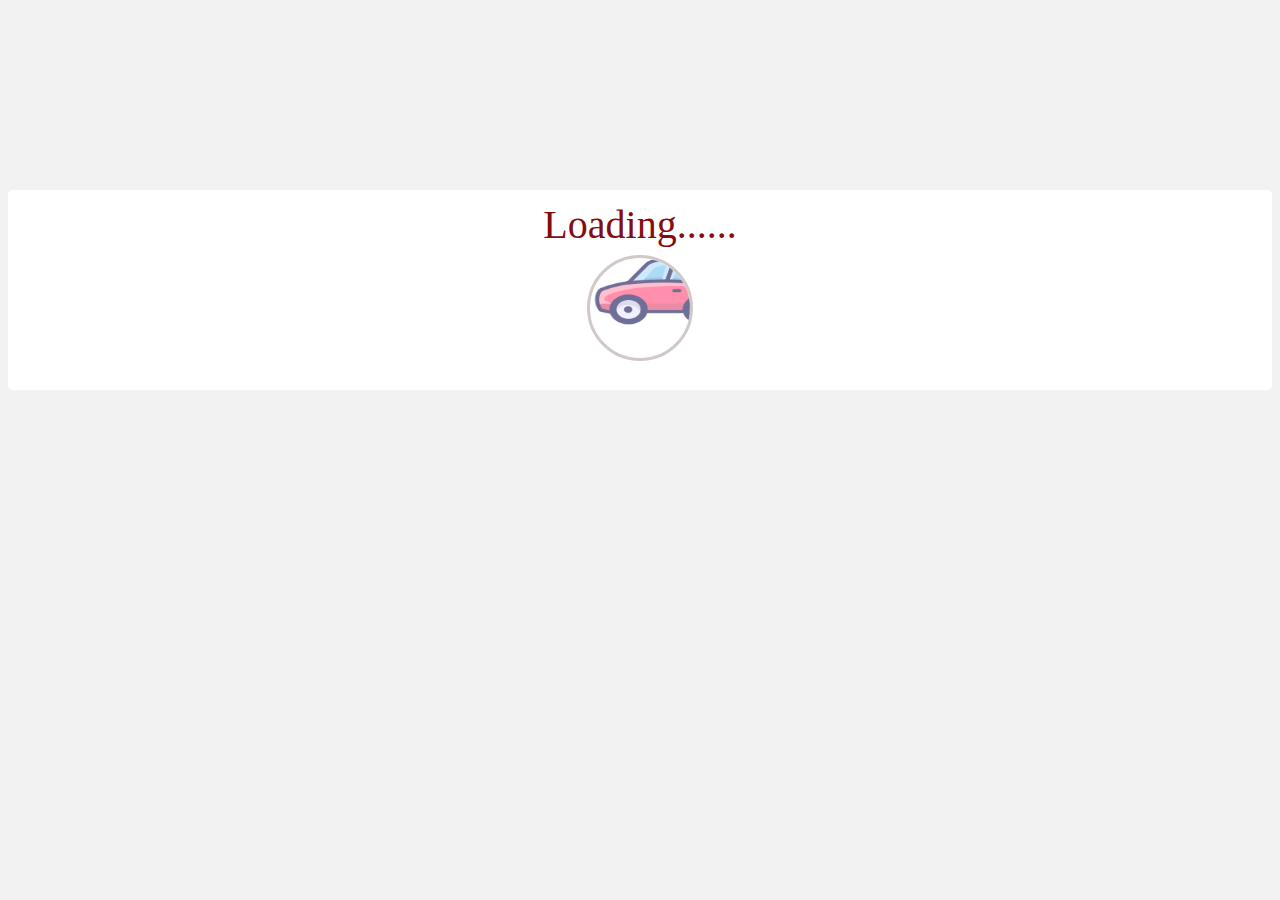
<file: index.html>
<!DOCTYPE html>
<html lang="en">
<head>
    <meta charset="UTF-8">
    <title>loading</title>
    <link rel="stylesheet" href="./主页面/loading.css">
    <link rel="icon" href="./主页面/images/LOADING.png">
    <meta http-equiv="refresh" content="3;url=./主页面/main.html">
    <!-- 3s后跳转到主页面 -->
</head>
<body>
    <div class="loader-box">
        <div class="lable">Loading......</div>
        <div class="loader">
            <div class="element-animation">
            <img src="./主页面/images/小车，轿车.png" width="150px" height="70px";>
            </div>
    
        </div>
    </div>
</body>
</html>
</file>
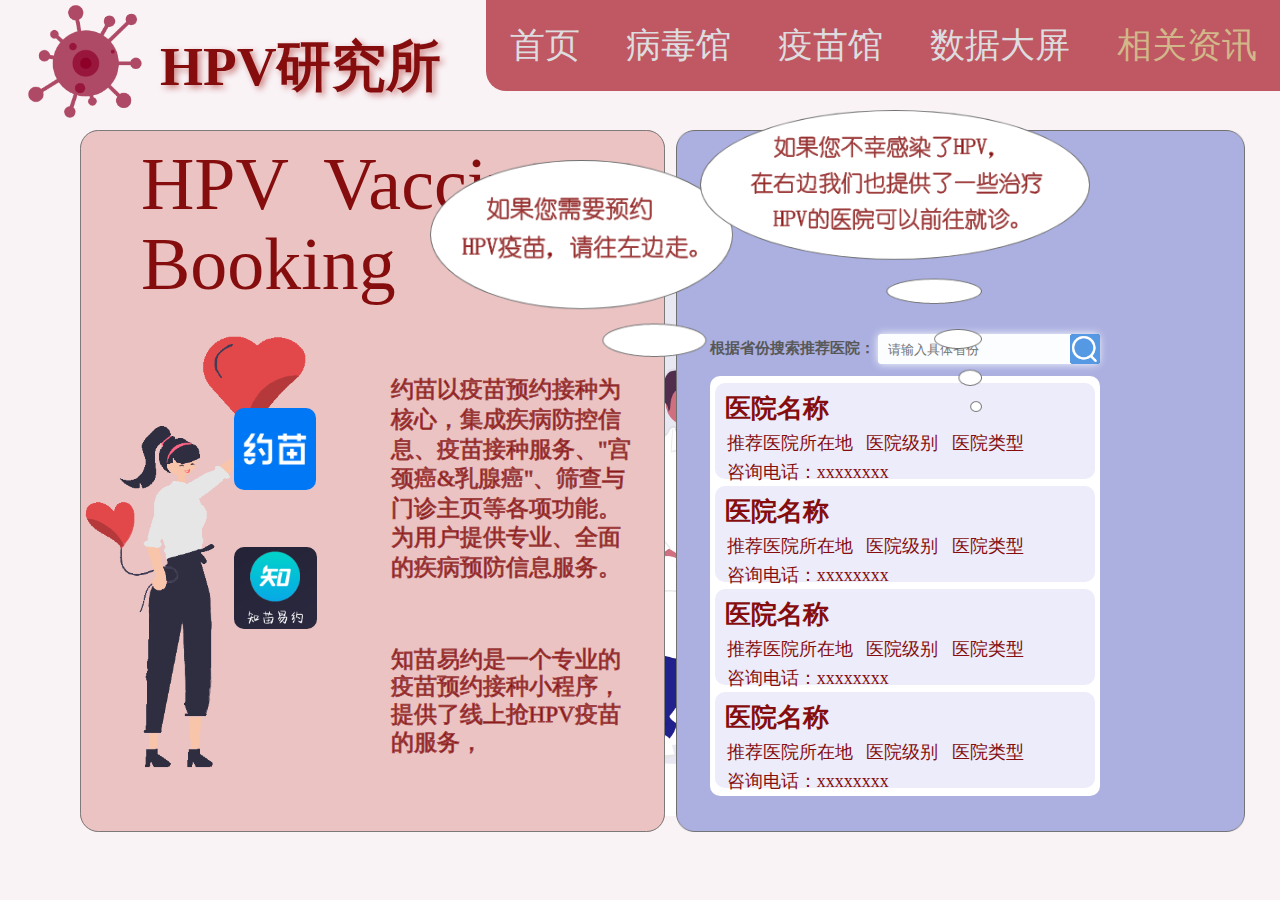
<file: HPV-daozhen/hpv-daozhen.html>
<!DOCTYPE html>
<html lang="en">
<head>
    <meta charset="UTF-8">
    <meta http-equiv="X-UA-Compatible" content="IE=edge">
    <meta name="viewport" content="width=device-width, initial-scale=1.0">
    <title>HPV导诊</title>
    <link rel="stylesheet" href="styles/hpv-daozhen.css">
    
</head>
<body>
    <div class="bgc">
        <!-- 头部 -->
        <div class="head">
            <div class="title">
                <img src="images/病毒1.png" alt="" class="head-img" style="width: 130px;height: 130px;margin-top: 20px;margin-left: 20px;">
                <h1 class="head-h1">HPV研究所</h1>  
            </div>
            <div class="nav">
                <h2 class="head-h2" id="main">首页</h2>
                <h2 class="head-h2" id="bingdu">病毒馆</h2>
                <h2 class="head-h2" id="yimiao">疫苗馆</h2>
                <h2 class="head-h2" id="daping">数据大屏</h2>
                <h2 class="head-h2" id="zixun" style="color:#D1B78A ;" >相关资讯</h2>
            </div>
        </div>

        <div class="daozhen-main">
            <div class="daozhen-bg">
                <img src="images/医生.png" style="height: 100%;" alt="">
            </div>

            <div class="daozhen-left">
                <img src="images/左边.svg" style="height: 100%;" alt="">
            </div>
            <div class="yuemiao">
                <a href="https://www.laiyuemiao.com/" target="_blank">
                <img src="images/yuemiao.jpg" style="height: 100%;border-radius: 10px;" alt="">
                </a>
            </div>
            <div class="zhimiao">
                <a href="https://weibo.com/u/6118611184?tabtype=album" target="_blank">
                    <img src="images/zhimiaoyiyue.png" style="height: 100%;border-radius: 10px;" alt="">
                </a>
            </div>

            <div class="daozhen-right">
                <img src="images/右边.png" alt="">

                <!-- 整个搜索与展示功能的位置 -->
                <div class="yiyuan-wrap">
                    <p class="yiyuan-search-text">根据省份搜索推荐医院：</p>
                    <!-- 这里是搜索框 -->
                    <div class="yiyuan-search-wrap">
                        <form  class="search-wrap" action="#">
                            <input class="search-input" type="text" placeholder="请输入具体省份"  onchange="search(this.value) " id="search-text">
                            <!-- <input type="text" style="display: none;"> -->
                            <button class="search-button">
                                <img src="./images/搜索.png" alt="" width=100% height=100%>
                            </button>
                        </form>
                    </div>

                    <!-- 这里是推荐医院的展示 -->
                    <div class="yiyuan-show-wrap">
                        <div class="yiyuan-show">
                            <H1 class="yiyuan-name">医院名称</H1>
                            <p><span class="yiyuan-suozaidi">推荐医院所在地</span>&nbsp;&nbsp;
                                <span class="yiyuan-jibie">医院级别</span>&nbsp;&nbsp;
                                <span class="yiyuan-leixing">医院类型</span></p>
                            <p><span class="yiyuan-dianhua-qianzhui">咨询电话：</span><span class="yiyuan-dianhua">xxxxxxxx</span></p>
                        </div>
                        <div class="yiyuan-show">
                            <H1 class="yiyuan-name">医院名称</H1>
                            <p><span class="yiyuan-suozaidi">推荐医院所在地</span>&nbsp;&nbsp;
                                <span class="yiyuan-jibie">医院级别</span>&nbsp;&nbsp;
                                <span class="yiyuan-leixing">医院类型</span></p>
                            <p><span class="yiyuan-dianhua-qianzhui">咨询电话：</span><span class="yiyuan-dianhua">xxxxxxxx</span></p>
                        </div>
                        <div class="yiyuan-show">
                            <H1 class="yiyuan-name">医院名称</H1>
                            <p><span class="yiyuan-suozaidi">推荐医院所在地</span>&nbsp;&nbsp;
                                <span class="yiyuan-jibie">医院级别</span>&nbsp;&nbsp;
                                <span class="yiyuan-leixing">医院类型</span></p>
                            <p><span class="yiyuan-dianhua-qianzhui">咨询电话：</span><span class="yiyuan-dianhua">xxxxxxxx</span></p>
                        </div>
                        <div class="yiyuan-show">
                            <H1 class="yiyuan-name">医院名称</H1>
                            <p><span class="yiyuan-suozaidi">推荐医院所在地</span>&nbsp;&nbsp;
                                <span class="yiyuan-jibie">医院级别</span>&nbsp;&nbsp;
                                <span class="yiyuan-leixing">医院类型</span></p>
                            <p><span class="yiyuan-dianhua-qianzhui">咨询电话：</span><span class="yiyuan-dianhua">xxxxxxxx</span></p>
                        </div>
                    </div>

                </div>
            </div>
            
            <div class="hua-l">
                <img src="images/话-左边.png" style="height: 100%;" alt="">
            </div>
            <div class="hua-r">
                <img src="images/话-右边.png" style="height: 100%;" alt="">
            </div>

        </div>
    </div>
    <script text="text/javascript">
        document.getElementById("main").onclick = function(){
            window.location.href = "../主页面/main.html";
        }
        document.getElementById("yimiao").onclick = function(){
            window.location.href = "../hpv2/hpv/index2.html"
        }
        document.getElementById("bingdu").onclick = function(){
            window.location.href = "../页面1/index1.html";
        }
        document.getElementById("daping").onclick = function(){
            window.location.href = "../HPV-Search/ym.html"
        }
        // 数据大屏链接
        document.getElementById("zixun").onclick = function(){
            window.location.href = "../hpv2/hpv/index4.html"
        }
        </script>
    <script src="js/jquery.js"></script>
    <script src="js/hpv-daozhen.js"></script>
    
</body>
</html>
</file>
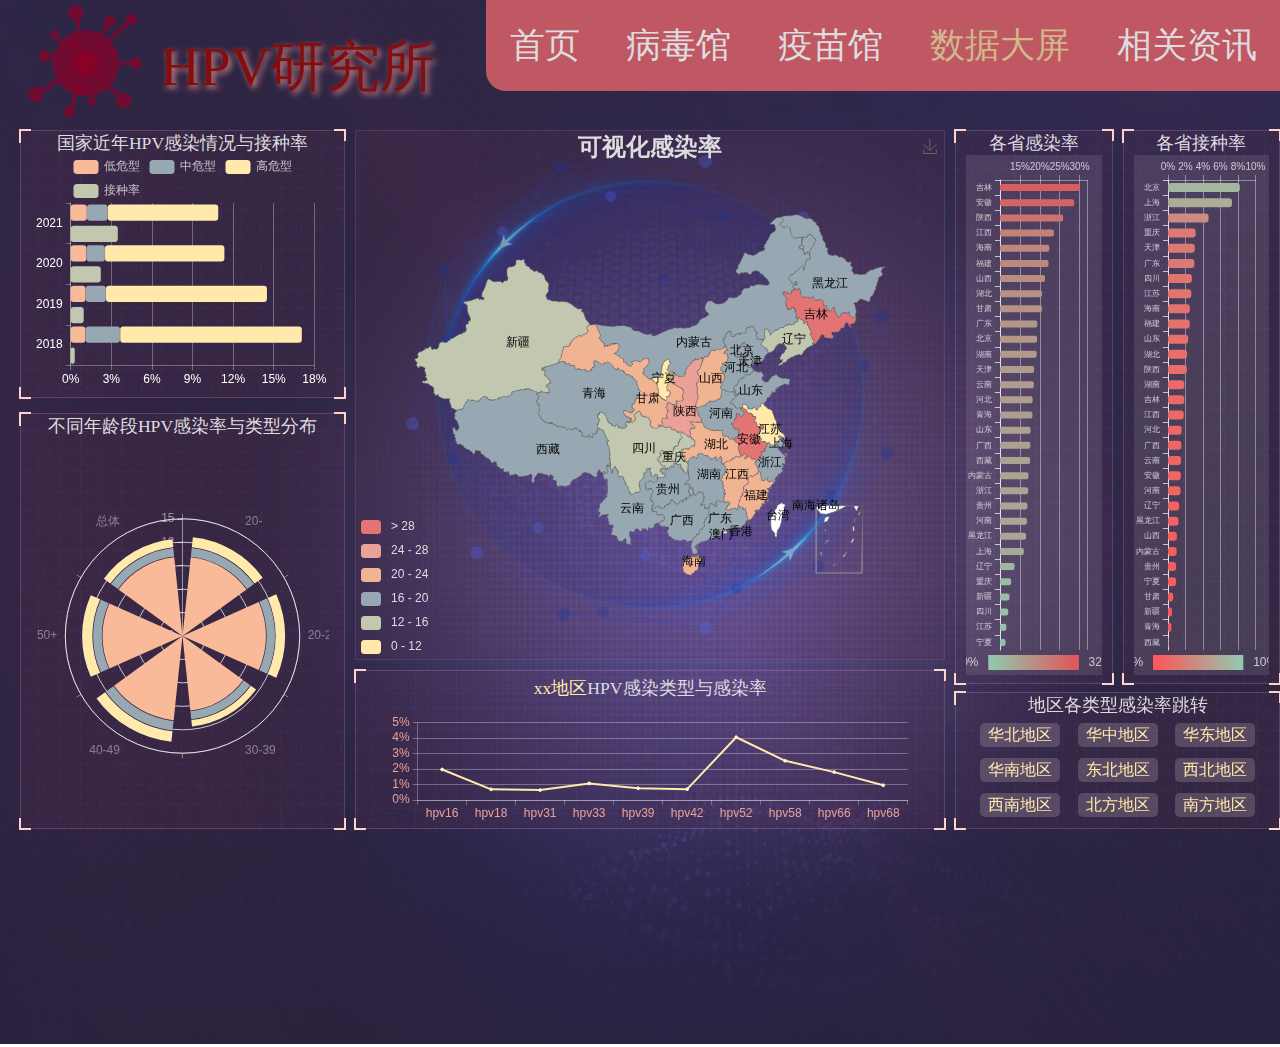
<file: HPV-Search/ym.html>
<!DOCTYPE html>
<html lang="en">
<head>
    <meta charset="UTF-8">
    <meta http-equiv="X-UA-Compatible" content="IE=edge">
    <meta name="viewport" content="width=device-width, initial-scale=1.0">
    <title>HPV数据展示</title>

    <link rel="stylesheet" href="styles/style-ym.css">
	<link rel="icon" href="./images/数据.png">

</head>
<body>
	<div class="bgc">
		<img src="images/bg3.png" alt="背景图片1" style="filter:blur(0px);height: 100%;width: 100%;opacity: 0.7;">
	</div>
	<div class="bgc1">
		<img src="images/bg.jpg" alt="背景图片2" style="filter:blur(0px);height: 100%;width: 100%;">
	</div>
	<!-- 头部 -->
	<div class="head">
		<div class="title">
			<img src="images/病毒1.png" alt="" class="head-img" style="width: 130px;height: 130px;margin-top: 20px;margin-left: 20px;">
			<h1 class="head-h1">HPV研究所</h1>  
		</div>
		<div class="nav">
			<h2 class="head-h2" id="main">首页</h2>
			<h2 class="head-h2" id="bingdu">病毒馆</h2>
			<h2 class="head-h2" id="yimiao">疫苗馆</h2>
			<h2 class="head-h2" id="daping" style="color: #D1B78A;">数据大屏</h2>
			<h2 class="head-h2" id="zixun">相关资讯</h2>
		</div>
	</div>

	<!-- 数据大屏区域 -->
	<div class="date-mainbox">

		<!-- 左边的图表们  -->
		<div class="date-libox-l">

			<div class="panel">
				<h2>国家近年HPV感染情况与接种率</h2>
				<div id="chart-l1"  class="charts",>
					<!-- chart-1对应样式可覆盖charts
					这里主要是分层的1柱形图和正常2柱形图 -->
				</div>
				<div class="panel-footer"></div>
			</div>
			

			<div class="panel chart-l2">
				<h2>不同年龄段HPV感染率与类型分布</h2>
				<div id="chart-l2"  class="charts",>
					<!-- chart-1对应样式可覆盖charts
					这里主要是分层的1柱形图和正常2柱形图 -->
				</div>
				<div class="panel-footer"></div>
			</div>





		</div>

		<!-- 中间的地图与数据 -->
		<div class="date-libox-m">

			<!-- map地图模块 -->
			<div class="map">
				<div class="map1"></div>
				<div class="map2"></div>
				<div class="map3"></div>

				<div id="chart-map" class="chart-map">
					地图模块
				</div>

			</div>

			<!-- diqu模块 -->
			<div class="panel panel-diqu">
				<h2><span class="xx-diqu-text">xx地区</span>HPV感染类型与感染率</h2>

				<div id="chart-3" class="diqu">

				</div>
				<div class="panel-footer"></div>
			</div>
			

		</div>


		<!-- 右边的图表们  -->
		<div class="date-libox-r">

			<div class="date-libox-r-t">
				<div class="panel2">
					<h2>各省感染率</h2>
					<div id="chart-r1"  class="charts-r",>
	
					</div>
					<div class="panel2-footer"></div>
					
				</div>
				<div class="panel2 panel2-r">
					<h2>各省接种率</h2>
					<div id="chart-r2"  class="charts-r",>
						
					</div>
					<div class="panel2-footer"></div>
					
				</div>

			</div>


			<div class="panel panel-xxdiqu">
				<div class="xx-diqu-box">
					<h2>地区各类型感染率跳转</h2>
					
					<a href="javascript:;">华北地区</a>
					<a href="javascript:;">华中地区</a>
					<a href="javascript:;">华东地区</a>
					 
					<a href="javascript:;">华南地区</a>
					<a href="javascript:;">东北地区</a>
					<a href="javascript:;">西北地区</a>
					
					<a href="javascript:;">西南地区</a>
					<a href="javascript:;">北方地区</a>
					<a href="javascript:;">南方地区</a>
					
				</div>
				<div class="panel-footer"></div>
			</div>
			

	</div>

	<script src="js/echarts.min.js"></script>
	<script src="js/jquery.js"></script>
	<script src="js/china.js"></script>
    <script src="js/index.js"></script>
	<script>
		document.getElementById("main").onclick = function(){
			window.location.href = "../主页面/main.html"
		}
		document.getElementById("bingdu").onclick = function(){
			window.location.href = "../页面1/index1.html"
		}
		document.getElementById("daping").onclick = function(){
			window.location.href = ""
		}
		document.getElementById("yimiao").onclick = function(){
			window.location.href = "../hpv2/hpv/index2.html"
		}
		document.getElementById("zixun").onclick = function(){
			window.location.href = "../hpv2/hpv/index4.html"
		}
	</script>

</body>
</html>
</file>
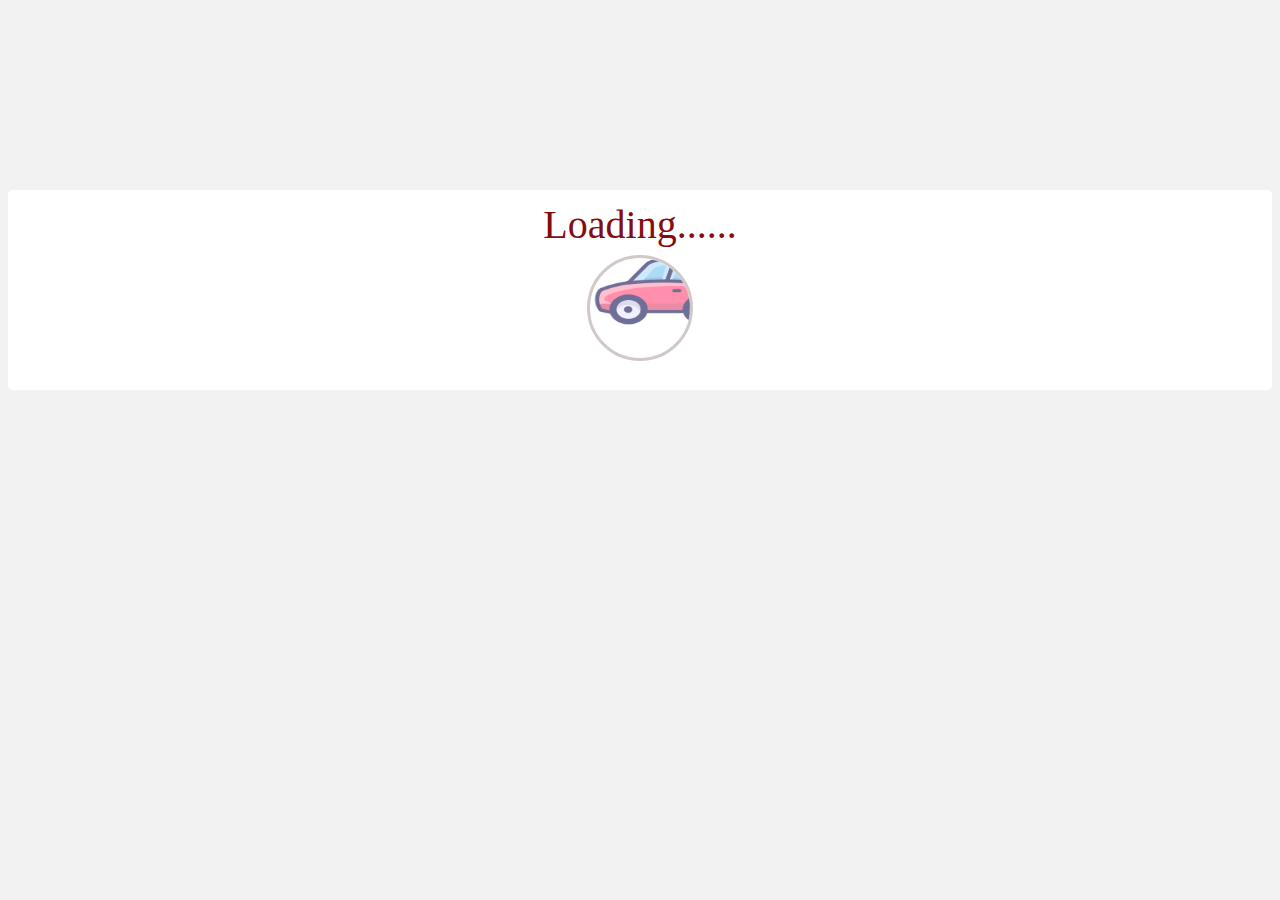
<file: 主页面/loading.html>
<!DOCTYPE html>
<html lang="en">
<head>
    <meta charset="UTF-8">
    <title>loading</title>
    <link rel="stylesheet" href="./loading.css">
    <link rel="icon" href="./images/LOADING.png">
    <meta http-equiv="refresh" content="3;url=main.html">
    <!-- 3s后跳转到主页面 -->
</head>
<body>
    <div class="loader-box">
        <div class="lable">Loading......</div>
        <div class="loader">
            <div class="element-animation">
            <img src="./images/小车，轿车.png" width="150px" height="70px";>
            </div>
    
        </div>
    </div>
</body>
</html>
</file>
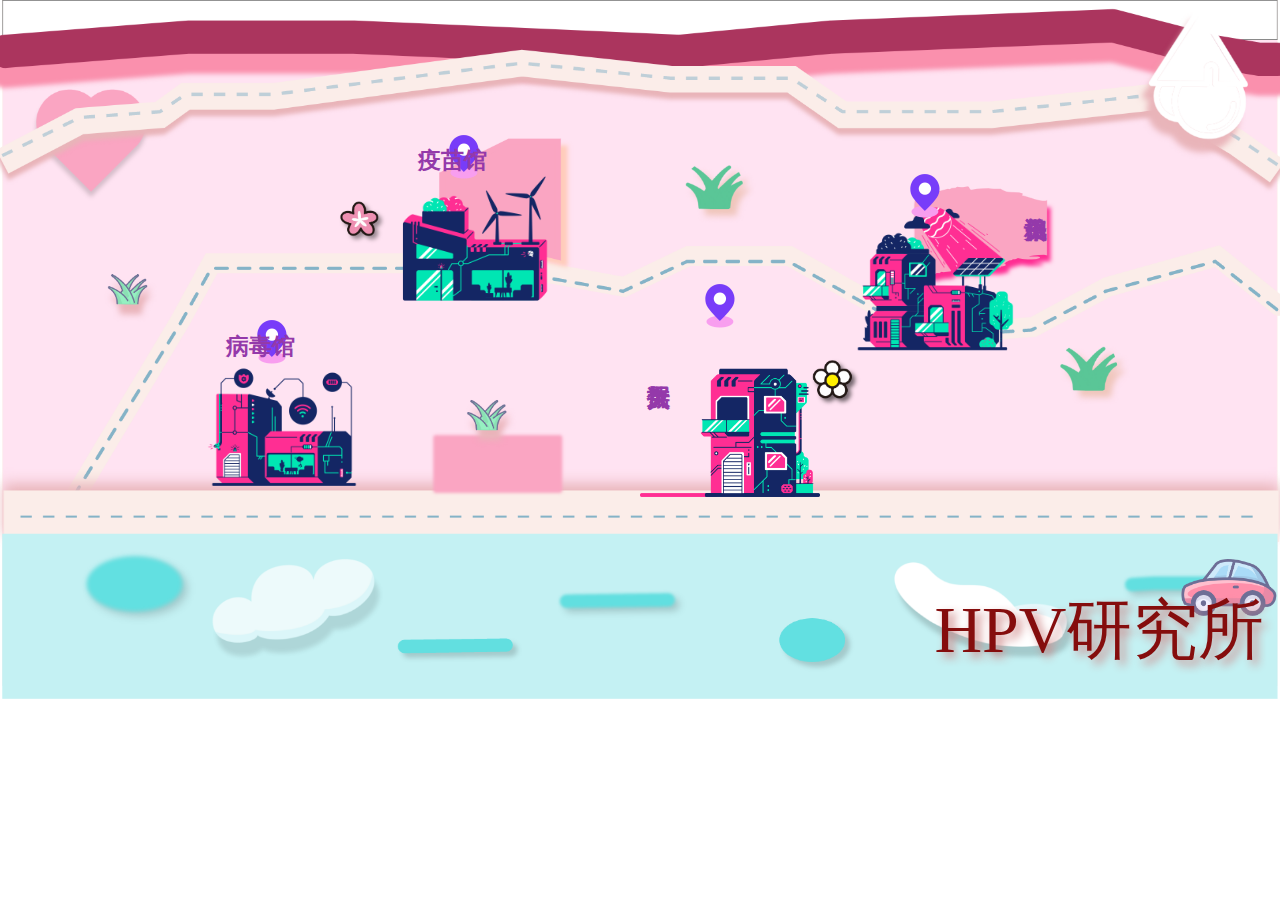
<file: 主页面/main.html>
<!DOCTYPE html>
<html lang="en">
<head>
    <meta charset="UTF-8">
    <meta http-equiv="X-UA-Compatible" content="IE=edge">
    <meta name="viewport" content="width=device-width, initial-scale=1.0">
    <title>main-scene</title>
    <link rel="icon" href="./images/星星.png">
    <link rel="stylesheet" href="./main.css">
</head>
<body>

    <div class="background">
        <!-- 框框 -->
        <div class="class" id="house1" onclick="click1">
            <img src="./images/mark.png" alt="" class="jump_mark">
            <p>病毒馆</p>
            <img src="./images/house1.png" alt="" class="house">
        </div>

        <div class="class" id="house2" onclick="click2">
            <img src="./images/mark.png" alt="" class="jump_mark">
            <p>疫苗馆</p>
            <img src="./images/house2.png" alt="" class="house">
        </div>
        
        <div class="class" id="house3">
            <img src="./images/mark.png" alt="" class="jump_mark" style="bottom: 110%;">
            <p  style="writing-mode: tb-rl;top: 0%;right: 105%;height: 200px;">数据大屏</p>
            <img src="./images/house3.png" alt="" class="house">
        </div>

        <div class="class" id="house4" onclick="click4">
            <img src="./images/mark.png" alt="" class="jump_mark">
            <p style="writing-mode: tb-rl;top: 5%;left: 88%;height: 200px;">相关资讯</p>
            <img src="./images/house4.png" alt="" class="house">
        </div>
        <img src="./images/小车，轿车.png" alt="" class="car">
        <div class="title">
            HPV研究所
        </div>
    </div>
   

</body>

<script text="text/javascript">
    document.getElementById("house1").onclick = function(){
        window.location.href = "../页面1/index1.html";
    }
    document.getElementById("house2").onclick = function(){
        window.location.href = "../hpv2/hpv/index2.html"
    }
    document.getElementById("house3").onclick = function(){
        window.location.href = "../HPV-Search/ym.html"
    }
    document.getElementById("house4").onclick = function(){
        window.location.href = "../hpv2/hpv/index4.html"
    }
</script>
</html>
</file>
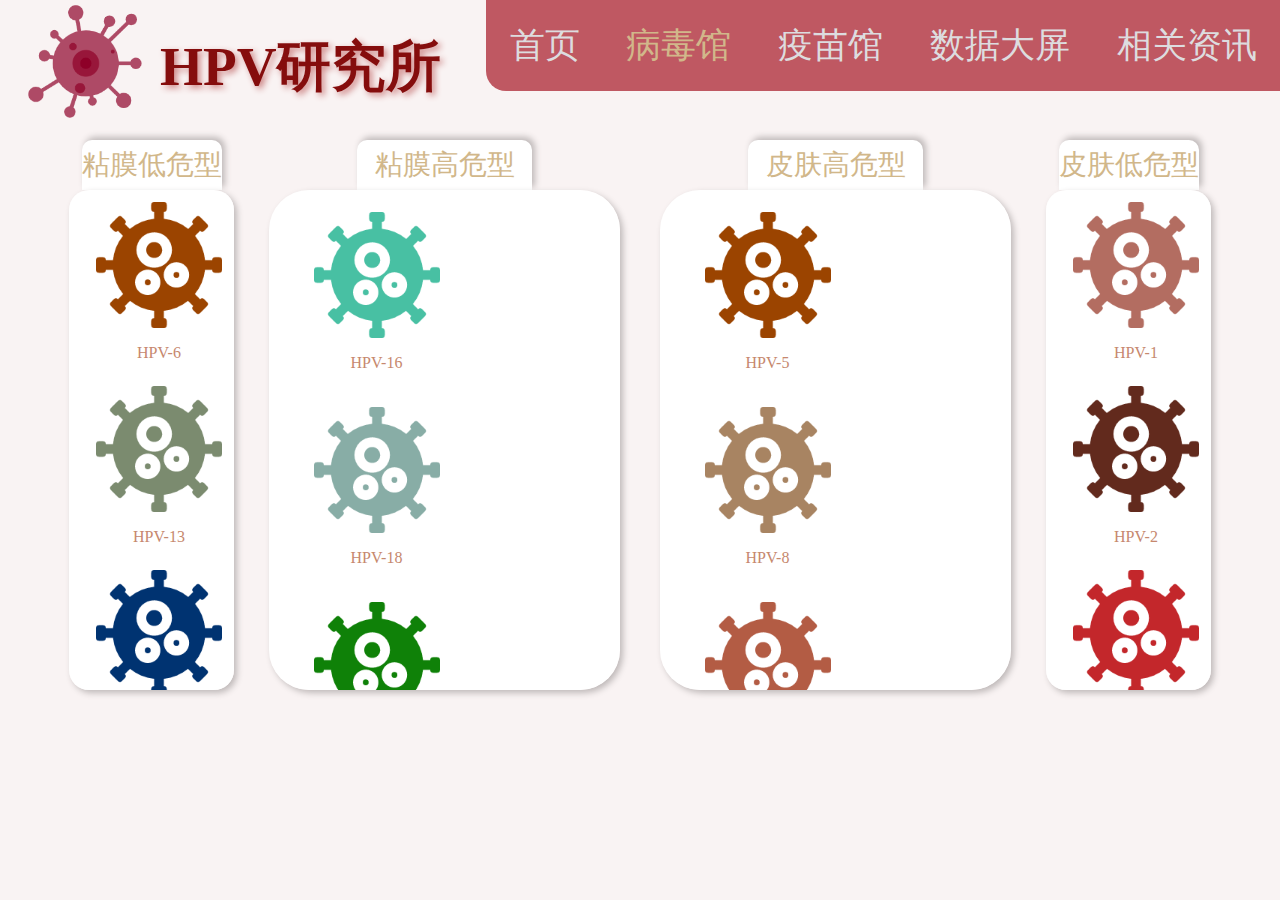
<file: 页面1/index1.html>
<!DOCTYPE html>
<html lang="en">
<head>
    <meta charset="UTF-8">
    <meta http-equiv="X-UA-Compatible" content="IE=edge">
    <meta name="viewport" content="width=device-width, initial-scale=1.0">
    <title>hpv病毒类型</title>
    <link rel="stylesheet" href="./index.css">
    <link rel="icon" href="./images/病毒.png">
    <!-- <link rel="stylesheet" href="./index1.js"> -->
    <script src="./index1.js" type="text/javascript"></script>
</head>
<body style="background-color:#F9F3F3;">
    <div class="head">
        <div class="title">
            <img src="images/病毒1.png" class="head-img" alt="" style="width: 130px;height: 130px;margin-top: 20px;margin-left: 20px;">
            <h1 class="head-h1">HPV研究所</h1>  
        </div>
        <div class="nav">
            <h2 class="head-h2" id="main">首页</h2>
            <h2 class="head-h2" id="bingdu" style="color: #D1B78A;">病毒馆</h2>
            <h2 class="head-h2" id="yimiao">疫苗馆</h2>
            <h2 class="head-h2" id="daping">数据大屏</h2>
            <h2 class="head-h2" id="zixun">相关资讯</h2>
        </div>
    </div>
<div class="main_body">
    <div class="low_danger_left">
        <div class="name3">粘膜低危型</div>
        <div class="bac2">
            <div class="bingdu1">
                <button onclick="click0_0()">
                    <img src="./images/bingdu/11.png" alt="病毒2"  class="img">
                </button>
                <div id="HPV-6" class="white_content">
                    <div class="content-dec1"></div>
                    <div class="content-dec2"></div>
                    <div class="head-1">HPV类型具体介绍</div>
                    <div class="head-2">
                        <img src="./images/1-1.png" class="avator">
                        <div class="head-3">HPV-6</div>
                    </div>
                    <div class="contentq">
                        <div class="content">粘膜低危型</div>
                        <div class="content">
                            可能引发的病情和症状:
                            <p class="contents">与宫颈癌、外阴癌、阴道癌、阴茎癌、肛门直肠癌、口腔癌、扁桃体癌等的发生有关</p>
                            </div>
                        <div class="content">
                            治疗建议:
                            <div class="contents">
                                红色诺卡氏菌细胞壁骨架（总有效率：71%）

                            </div>
                        </div>
                    </div>
                <div href = "javascript:void(0)" onclick="closeit0_0()"><img src="./images/交叉.png" class="chacha"></div>
                </div> 
                <div id="fade" class="black_overlay"></div> 
                <div class="name2">HPV-6</div>
                </div>
            <div class="bingdu1">
                <button onclick="click1_1()">
                <img src="./images/bingdu/0.png" alt="病毒1" class="img">
            </button>
            <div id="HPV-13" class="white_content">
                <div class="content-dec1"></div>
                <div class="content-dec2"></div>
                <div class="head-1">HPV类型具体介绍</div>
                <div class="head-2">
                    <img src="./images/病毒2.png" class="avator">
                    <div class="head-3">HPV-13</div>
                </div>
                <div class="contentq">
                    <div class="content">粘膜低危型</div>
                    <div class="content">
                        可能引发的病情和症状:
                        <p class="contents">可引发生殖器、肛门、口咽部、食道等部位黏膜的疣</p>
                        </div>
                    <div class="content">
                        治疗建议:
                        <div class="contents">
                            重组人干扰素α2b阴道泡腾片（总有效率：63%）
                        </div>
                    </div>
                </div>
                <div href = "javascript:void(0)" onclick="closeit1_1()"><img src="./images/交叉.png" class="chacha"></div>
            </div> 
            <div id="fade" class="black_overlay"></div>

            <div class="name2">HPV-13</div>
            </div>
            <div class="bingdu1">
            <button>
                <img src="./images/bingdu/1.png" alt="病毒2"  class="img">
            </button>
            <div class="name2">HPV-32</div>
            </div>

            <div class="bingdu1">
                <button>
                    <img src="./images/bingdu/2.png" alt="病毒1" class="img">
                </button>
                <div class="name2">HPV-34</div>
                </div>
            <div class="bingdu1">
                <button>
                    <img src="./images/bingdu/3.png" alt="病毒2"  class="img">
                </button>
                <div class="name2">HPV-40</div>
            </div>
        <!-- 病毒图片 -->
        </div> 
    </div>
    <div class="high_danger">
        <div class="name1">
            粘膜高危型
        </div>
        <div class="bac1">
            <div class="bingdu">
            <button  onclick="click0_1()">
                <img src="./images/bingdu/4.png" alt="病毒3"  class="img">
            </button>
            <div id="HPV-16" class="white_content">
                <div class="content-dec1"></div>
                <div class="content-dec2"></div>
                <div class="head-1">HPV类型具体介绍</div>
                <div class="head-2">
                    <img src="./images/2-1.png" class="avator">
                    <div class="head-3">HPV-16</div>
                </div>
                <div class="contentq">
                    <div class="content">粘膜高危型</div>
                    <div class="content">
                        可能引发的病情和症状:
                        <p class="contents">与宫颈癌、外阴癌、阴道癌、阴茎癌、肛门直肠癌、口腔癌、扁桃体癌等的发生有关</p>
                        </div>
                    <div class="content">
                        治疗建议:
                        <div class="contents">
                            红色诺卡氏菌细胞壁骨架（总有效率：71%）

                        </div>
                    </div>
                </div>
            <div href = "javascript:void(0)" onclick="closeit0_1()"><img src="./images/交叉.png" class="chacha"></div>
            </div> 
            <div id="fade" class="black_overlay"></div> 
            <div class="name2">HPV-16</div>
            </div>
            <div  class="bingdu">
                   <button onclick="click1()">
                    <img src="./images/bingdu/5.png" alt="病毒3"  class="img">
                </button>
                <!-- 从这里开始 -->
                <div id="HPV-18" class="white_content">
                    <div class="content-dec1"></div>
                    <div class="content-dec2"></div>
                    <div class="head-1">HPV类型具体介绍</div>
                    <div class="head-2">
                        <img src="./images/病毒5.png" class="avator">
                        <div class="head-3">HPV-18</div>
                    </div>
                    <div class="contentq">
                        <div class="content">粘膜高危型</div>
                        <div class="content">
                            可能引发的病情和症状:
                            <p class="contents">与宫颈癌、外阴癌、阴道癌、阴茎癌、肛门直肠癌、口腔癌、扁桃体癌等的发生有关</p>
                            </div>
                        <div class="content">
                            治疗建议:
                            <div class="contents">
                                红色诺卡氏菌细胞壁骨架（总有效率：71%）

                            </div>
                        </div>
                    </div>
                <div href = "javascript:void(0)" onclick="closeit()"><img src="./images/交叉.png" class="chacha"></div>
                </div> 
                <div id="fade" class="black_overlay"></div> 
                <!-- 在这里结束 -->
                <div class="name2">HPV-18</div>
            </div>
            <div  class="bingdu">
                <button>
                    <img src="./images/bingdu/6.png" alt="病毒3"  class="img">
                </button>
                <div class="name2">HPV-31</div>
            </div>
            <div  class="bingdu">
                <button onclick = "document.getElementById('HPV-33').style.display='block';document.getElementById('fade').style.display='block'">
                    <img src="./images/bingdu/7.png" alt="病毒3"  class="img">
                </button>
                <div id="HPV-33" class="white_content">
                    <div class="content-dec1"></div>
                    <div class="content-dec2"></div>
                    <div class="head-1">HPV类型具体介绍</div>
                    <div class="head-2">
                        <img src="./images/病毒.png" class="avator">
                        <div class="head-3">HPV-33</div>
                    </div>
                    <div class="contentq">
                        <div class="content">粘膜高危型</div>
                        <div class="content">
                            可能引发的病情和症状:
                            <p class="contents">与宫颈癌、外阴癌、阴道癌、阴茎癌、肛门直肠癌、口腔癌、扁桃体癌等的发生有关</p>
                            </div>
                        <div class="content">
                            治疗建议:
                            <div class="contents">
                                物理治疗：激光、聚焦超声、光动力学、冷冻（有效率：97.5%）
                            </div>
                        </div>
                    </div>
                <div href = "javascript:void(0)" onclick = "document.getElementById('HPV-33').style.display='none';document.getElementById('fade').style.display='none'"><img src="./images/交叉.png" class="chacha"></div>
                </div> 
                <div id="fade" class="black_overlay"></div> 
                <div class="name2">HPV-33</div>
            </div>
            <div  class="bingdu">
                <button>
                    <img src="./images/bingdu/8.png" alt="病毒3"  class="img">
                </button>
                <div class="name2">HPV-35</div>
            </div>
            <div  class="bingdu">
                <button>
                    <img src="./images/bingdu/9.png" alt="病毒3"  class="img">
                </button>
                <div class="name2">HPV-52</div>
            </div>
            <div  class="bingdu">
                <button>
                    <img src="./images/bingdu/10.png" alt="病毒3"  class="img">
                </button>
                <div class="name2">HPV-58</div>
            </div>
            <div  class="bingdu">
                <button>
                    <img src="./images/bingdu/12.png" alt="病毒3"  class="img">
                </button>
                <div class="name2">HPV-66</div>
            </div>
            <div  class="bingdu">
                <button>
                    <img src="./images/bingdu/13.png" alt="病毒3"  class="img">
                </button>
                <div class="name2">HPV-18</div>
            </div>
            <div  class="bingdu">
                <button>
                    <img src="./images/bingdu/14.png" alt="病毒3"  class="img">
                </button>
                <div class="name2">HPV-30</div>
            </div>
            <div class="bingdu">
                <button>
                    <img src="./images/bingdu/15.png" alt="病毒3"  class="img">
                </button>
                <div class="name2">HPV-31</div>
                </div>
                <div  class="bingdu">
                    <button>
                        <img src="./images/bingdu/16.png" alt="病毒3"  class="img">
                    </button>
                    <div class="name2">HPV-53</div>
                </div>
                <div  class="bingdu">
                    <button>
                        <img src="./images/bingdu/17.png" alt="病毒3"  class="img">
                    </button>
                    <div class="name2">HPV-68</div>
                </div>
        <!-- 病毒图片 -->
        </div>
    </div>
    <div class="high_danger">
        <div class="name1">皮肤高危型</div>
        <div class="bac1">
            <div  class="bingdu">
                <button onclick = "document.getElementById('HPV-5').style.display='block';document.getElementById('fade').style.display='block'">
                    <img src="./images/bingdu/11.png" alt="病毒3"  class="img">
                </button>
                <div id="HPV-5" class="white_content">
                    <div class="content-dec1"></div>
                    <div class="content-dec2"></div>
                    <div class="head-1">HPV类型具体介绍</div>
                    <div class="head-2">
                        <img src="./images/病毒6.png" class="avator">
                        <div class="head-3">HPV-5</div>
                    </div>
                    <div class="contentq">
                        <div class="content">皮肤高危型</div>
                        <div class="content">
                            可能引发的病情和症状:
                            <p class="contents">引发与HPV感染有关的皮肤异常增生，
                                如皮肤的鲍温病、基底细胞癌、帕哲病、鳞状细胞癌等上皮肿瘤</p>
                            </div>
                        <div class="content">
                            治疗建议:
                            <div class="contents">
                                干扰素联合聚甲酚磺醛（总有效率：52%）
                            </div>
                        </div>
                    </div>
                <div href = "javascript:void(0)" onclick = "document.getElementById('HPV-5').style.display='none';document.getElementById('fade').style.display='none'"><img src="./images/交叉.png" class="chacha"></div>
                </div> 
                <div id="fade" class="black_overlay"></div> 
                <div class="name2">HPV-5</div>
            </div>
            <div  class="bingdu">
                <button>
                    <img src="./images/bingdu/12.png" alt="病毒3"  class="img">
                </button>
                <div class="name2">HPV-8</div>
            </div>
            <div  class="bingdu">
                <button>
                    <img src="./images/bingdu/13.png" alt="病毒3"  class="img">
                </button>
                <div class="name2">HPV-14</div>
            </div>
            <div  class="bingdu">
                <button>
                    <img src="./images/bingdu/14.png" alt="病毒3"  class="img">
                </button>
                <div class="name2">HPV-17</div>
            </div>
            <div class="bingdu">
                <button>
                    <img src="./images/bingdu/15.png" alt="病毒3"  class="img">
                </button>
                <div class="name2">HPV-20</div>
                </div>
                <div  class="bingdu">
                    <button>
                        <img src="./images/bingdu/16.png" alt="病毒3"  class="img">
                    </button>
                    <div class="name2">HPV-36</div>
                </div>
                <div  class="bingdu">
                    <button>
                        <img src="./images/bingdu/17.png" alt="病毒3"  class="img">
                    </button>
                    <div class="name2">HPV-38</div>
                </div>
        <!-- 病毒图片 -->
        </div>
    </div>
    <div class="low_danger_right">
        <div class="name3">皮肤低危型</div>
        <div class="bac2">
            <div class="bingdu1">
                <button>
                    <img src="./images/bingdu/18.png" alt="病毒3"  class="img">
                </button>
                <div class="name2">HPV-1</div>
            </div>
            <div class="bingdu1">
                <button onclick="click2_1()">
                    <img src="./images/bingdu/19.png" alt="病毒3"  class="img">
                </button>
                <div id="HPV-2" class="white_content">
                    <div class="content-dec1"></div>
                    <div class="content-dec2"></div>
                    <div class="head-1">HPV类型具体介绍</div>
                    <div class="head-2">
                        <img src="./images/病毒4.png" class="avator">
                        <div class="head-3">HPV-2</div>
                    </div>
                    <div class="contentq">
                        <div class="content">皮肤低危型</div>
                        <div class="content">
                            可能引发的病情和症状:
                            <p class="contents">可引起皮肤的疣状增生，如寻常疣、扁平疣、跖疣、甲周疣、丝状疣</p>
                            </div>
                        <div class="content">
                            治疗建议:
                            <div class="contents">
                                盐酸氨酮戊酸外用散光动力疗法（总有效率：80%）
                            </div>
                        </div>
                    </div>
                <div href = "javascript:void(0)" onclick="closeit2_1()"><img src="./images/交叉.png" class="chacha"></div>
                </div> 
                <div id="fade" class="black_overlay"></div> 
                <div class="name2">HPV-2</div>
            </div>
            <div class="bingdu1">
                <button>
                    <img src="./images/bingdu/20.png" alt="病毒3"  class="img">
                </button>
                <div class="name2">HPV-7</div>
            </div>
            <div class="bingdu1">
                <button>
                    <img src="./images/bingdu/21.png" alt="病毒3"  class="img">
                </button>
                <div class="name2">HPV-10</div>
            </div>
        <!-- 病毒图片 -->
        </div>
    </div>
</div>

<script text="text/javascript">
    document.getElementById("main").onclick = function(){
        window.location.href = "../主页面/main.html";
    }
    document.getElementById("yimiao").onclick = function(){
        window.location.href = "../hpv2/hpv/index2.html"
    }
    document.getElementById("daping").onclick = function(){
        window.location.href = "../HPV-Search/ym.html"
    }
    // 数据大屏链接
    document.getElementById("zixun").onclick = function(){
        window.location.href = "../hpv2/hpv/index4.html"
    }
</script>
</body>
</html>
</file>
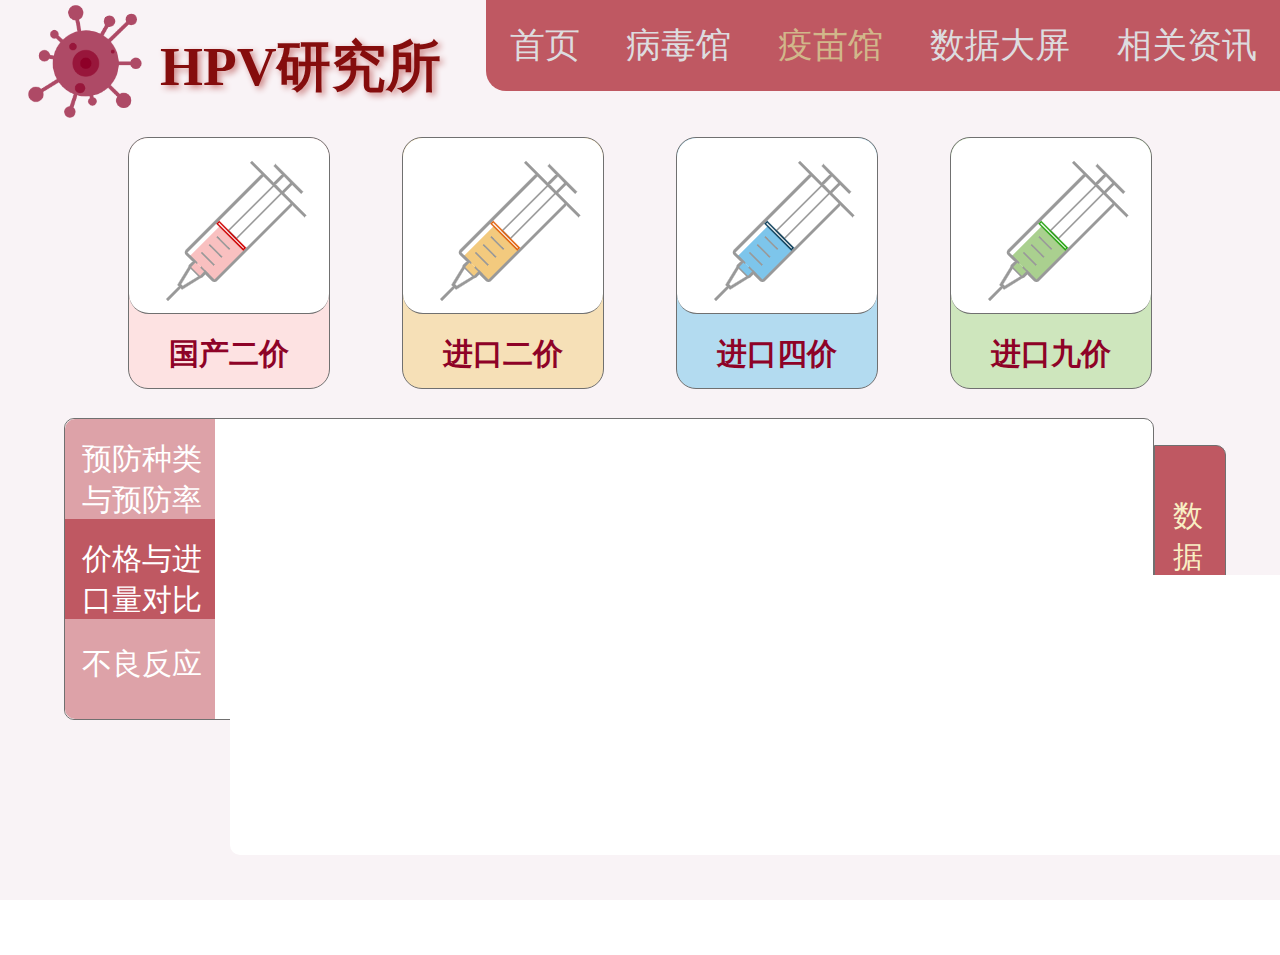
<file: hpv2/hpv/index2.html>
<!DOCTYPE html>
<html lang="en">
<head>
    <meta charset="UTF-8">
    <meta http-equiv="X-UA-Compatible" content="IE=edge">
    <meta name="viewport" content="width=device-width, initial-scale=1.0">
    <title>疫苗馆</title>
    <link rel="stylesheet" href="index2.css">
    <link rel="icon" href="../img/宠物疫苗.png">
    <script src="https://cdn.staticfile.org/echarts/4.3.0/echarts.min.js">
    </script>
</head>
<body>
    <div class="bgc">
        <div class="head">
			<div class="title">
				<img src="../img/病毒1.png" alt="" class="head-img" style="width: 130px;height: 130px;margin-top: 20px;margin-left: 20px;">
				<h1 class="head-h1">HPV研究所</h1>  
			</div>
            <div class="nav">
                <h2 class="head-h2" id="main">首页</h2>
                <h2 class="head-h2" id="bingdu" >病毒馆</h2>
                <h2 class="head-h2" id="yimiao" style="color: #D1B78A;">疫苗馆</h2>
                <h2 class="head-h2" id="daping">数据大屏</h2>
                <h2 class="head-h2" id="zixun">相关资讯</h2>
            </div>
		</div>
        <div class="vaccine">
            <div class="chinaTwo">
                <div style="background-color: white;height: 70%;border-radius:20px;border-bottom-style: solid;
                border-width: 1px;
                border-color: #707070;position: relative;">
                    <div class="ym-tips" id="tip2_c">
                        <P>建议接种年龄：9-45</P>
                        <p>预防HPV种类：16、18</p>
                        <p>每针接种价格：329￥</p>
                        <p>接种月份：0、1、6</p>
                    </div>
                    <img src="../img/打针 (1).png"  alt="" id="two_c" class="ym-tp">
                </div>
                <h3>国产二价</h3>
            </div>
            <div class="interTwo">
                <div style="background-color: white;height: 70%;border-radius:20px;border-bottom-style: solid;
                border-width: 1px;
                border-color: #707070;position: relative;">
                <div class="ym-tips" id="tip2_f">
                    <P>建议接种年龄：9-45</P>
                    <p>预防HPV种类：16、18</p>
                    <p>每针接种价格：600￥</p>
                    <p>接种月份:0、1、6</p>
                </div>
                <img src="../img/打针 (2).png" alt="" id="two_f" class="ym-tp"></div>
                <h3>进口二价</h3>
                <div class="tip" style="display: none;">
                </div>
            </div>
            <div class="interFour">
                <div style="background-color: white;height: 70%;border-radius:20px;border-bottom-style: solid;
                border-width: 1px;
                border-color: #707070;position: relative;" >
                <div class="ym-tips" id="tip4">
                    <P>建议接种年龄：20-45</P>
                    <p>预防HPV种类：6、11、 16、18</p>
                    <p>每针接种价格：800￥</p>
                    <p>接种月份:0、2、6</p>
                </div>
                <img src="../img/打针.png" alt="" id="four" class="ym-tp"></div>
                <h3>进口四价</h3>
            </div>
            <div class="interNine">
                <div style="background-color: white;height: 70%;border-radius:20px;border-bottom-style: solid;
                border-width: 1px;
                border-color: #707070;position: relative;">
                <div class="ym-tips" id="tip9" > 
                    <P>建议接种年龄：16-26</P>
                    <p>预防HPV种类：6、11、 16、18、31、33、45、52、58</p>
                    <p>每针接种价格：1318￥</p>
                    <p>接种月份：0、2、6</p>
                
                </div>
                <img src="../img/打针 (3).png" alt="" id="nine" class="ym-tp"></div>
                
                <h3 >进口九价</h3>
            </div>
        </div>
        <div class="data">
            <div class="showData">
                <div class="leftNav">
                    <div class="kinds" id="kinds"><h4>预防种类与预防率</h4></div>
                    <div class="price" id="price"><h4>价格与进口量对比</h4></div>
                    <div class="react" id="react"><h4 style="margin-top: 25px;">不良反应</h4></div>
                </div>
                <div class="showecharts0"></div>
                <div class="showecharts1" id="main1">
                    <div id="vac2">
                    </div>
                    <div id="vac9">
                        <div>九价疫苗</div>
                    </div>
                    <div id="vac4">
                        <div>四价疫苗</div>
                    </div>
                </div>
                <div class="showecharts2" id="main2"></div>
                <div class="showecharts3" id="main3">
                    <div class="usual">
                        <img src="../img/头晕.png" style="width: 100px;height: 100px;margin-left: 40px;"alt="">
                        <img src="../img/发热.png" style="width: 100px;height: 100px;" alt="">
                        <img src="../img/呕吐.png" style="width: 100px;height: 100px;"alt=""> 
                        <div style="text-align: center;">常见</div>
                    </div>
                    <div class="common">
                        <img src="../img/headache.png" style="width: 200px;height: 200px;margin-left: 70px;" alt="">
                        <div style="text-align: center;">十分常见</div>
                    </div>
                    <div class="accident">
                        <img src="../img/鼻科-鼻出血.png" style="width: 100px;height: 100px;margin-left: 0px;"alt="">
                        <img src="../img/皮肤过敏.png" style="width: 100px;height: 100px;" alt="">
                        <img src="../img/头颈外科-甲状腺内肿块.png" style="width: 100px;height: 100px;"alt=""> 
                        <div style="text-align: center;">偶见</div>
                    </div>
                </div>
            </div>
            <div class="compare">
               <h5>数据对比</h5>
            </div>
        </div>
    </div>

</body>
<script text="text/javascript">
    document.getElementById("main").onclick = function(){
        window.location.href = "../../主页面/main.html";
    }
    document.getElementById("yimiao").onclick = function(){
        window.location.href = "./index2.html"
    }
    document.getElementById("bingdu").onclick = function(){
        window.location.href = "../../页面1/index1.html";
    }
    document.getElementById("daping").onclick = function(){
        window.location.href = "../../HPV-Search/ym.html"
    }
    // 数据大屏链接
    document.getElementById("zixun").onclick = function(){
        window.location.href = "./index4.html"
    }
    </script>
</html>

<script src="index2.js">
    
</script>
<script src="echarts.js">

</script>
</file>
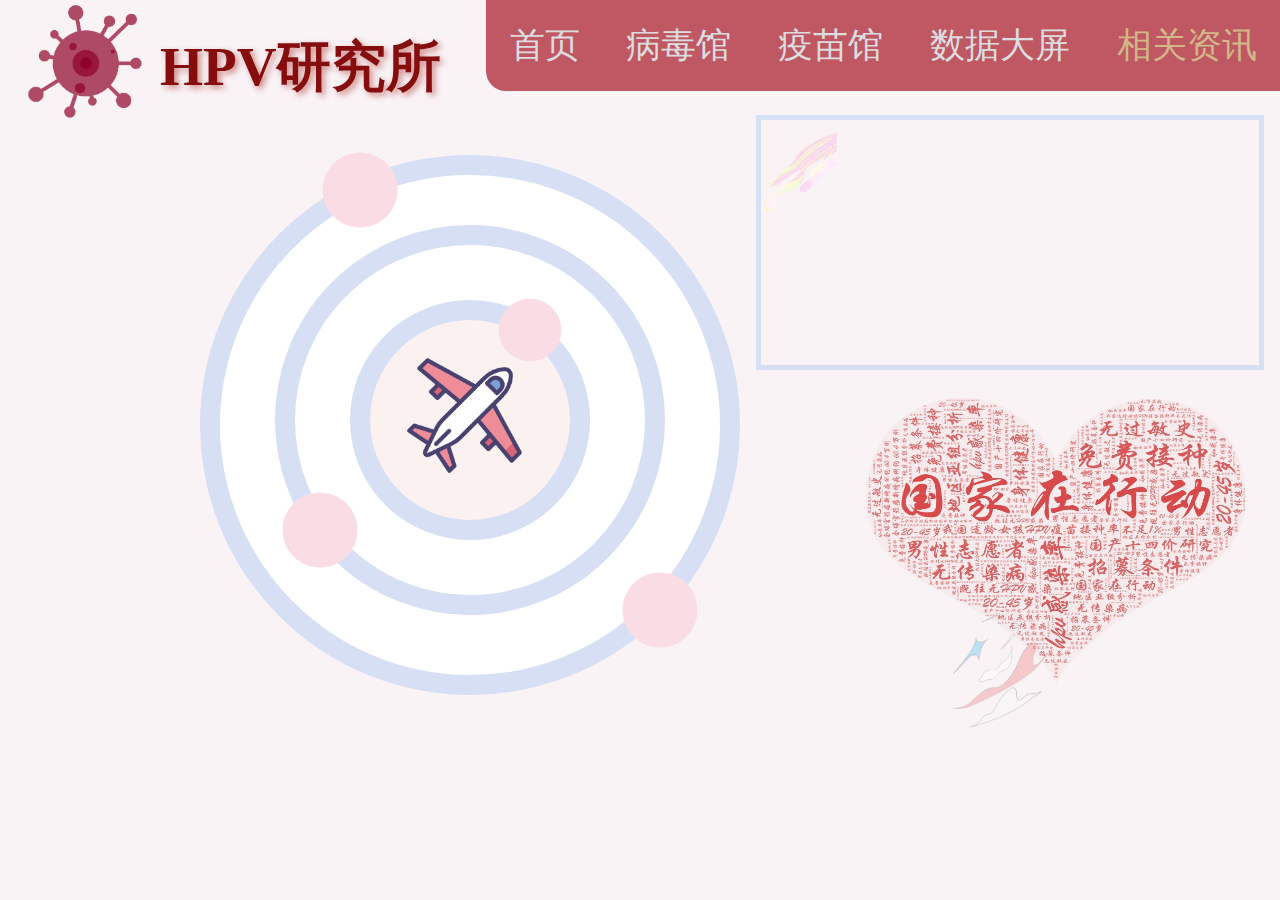
<file: hpv2/hpv/index4.html>
<!DOCTYPE html>
<html lang="en">
<head>
    <meta charset="UTF-8">
    <meta http-equiv="X-UA-Compatible" content="IE=edge">
    <meta name="viewport" content="width=device-width, initial-scale=1.0">
    <link rel="stylesheet" href="index4.css">
    <link rel="icon" href="../img/展望未来.png">
    <script src="https://cdn.staticfile.org/echarts/4.3.0/echarts.min.js">

    </script>
    <title>相关资讯</title>

</head>
<body>
    <div class="bgc" >
        <div class="head">
			<div class="title">
				<img src="../img/病毒1.png" alt="" class="head-img" style="width: 130px;height: 130px;margin-top: 20px;margin-left: 20px;">
				<h1 class="head-h1">HPV研究所</h1>  
			</div>
            <div class="nav">
                <h2 class="head-h2" id="main">首页</h2>
                <h2 class="head-h2" id="bingdu" >病毒馆</h2>
                <h2 class="head-h2" id="yimiao">疫苗馆</h2>
                <h2 class="head-h2" id="daping">数据大屏</h2>
                <h2 class="head-h2" id="zixun" style="color: #D1B78A;">相关资讯</h2>
            </div>
		</div>
        <div class="bottom">
            <div class="left">
                <div class="circle1" >
                    <!-- <a href=""></a> -->
                    <img src="../img/飞机 (1).png" alt="" style="width: 130px;height: 130px;margin-left: 30px;margin-top: 30px;" id="plane">
                    <div class="closeall" id="closeall" style="display: none;" >
                    <div class="compare" id="compare" >
                    </div>
                     <div id="close" style="z-index: 100;"><img src="../img/关闭.png"  id='close' alt="" style="width: 130px;height: 130px;margin-left: -180px;margin-top: 110px;"></div>
                    </div>
                </div>
                <div class="circle2"></div>
                <div class="circle3"></div>
                <div class="ball1" id="ball1"><img src="../img/圆.png" alt="" style="width: 120px;height: 120px;"></div>
                <div class="freevac" id="freevac">
                    <div id="closefree"><img src="../img/关闭.png" alt=""  style="width: 80px;height: 80px;"></div>
                    <div class="sichuan">
                        <div class="shandong">
                            <img src="../img/山东省.png" alt="" style="width: 150px;height: 150px;">
                            <p style="margin-left: -350px;">全国试点城市首针！</p>
                            <p style="margin-left: -350px;">首批15个健康中国试点城市之一</p>
                            <p style="margin-left: -350px;">启动适龄女孩HPV疫苗免费接种</p>
                            <p style="margin-left: -350px;">接种的疫苗为国产二价HPV疫苗</p>
                        </div>
                        <img src="../img/四川省.png" alt="" style="width: 150px;height: 150px;">
                        <p style="margin-left: -280px;">13一14岁女学生普遍接种</p>
                        <p style="margin-left: -280px;">知情同意、自主选择、自愿接种</p>
                    </div>

                    <div class="jiangsu"> 
                        <img src="../img/江苏省.png" alt="" style="width: 150px;height: 150px;">
                            <p style="margin-left: -80px;">“十四五”妇女儿童发展规划</p>
                            <p style="margin-left: -80px;">鼓励有条件的地区以9一15周岁在校女生为重点推广接种HPV疫苗</p>
                    </div>

                    <div class="neimeng">
                        <img src="../img/内蒙古自治区.png" alt="" style="width: 150px;height: 150px;">
                        <p style="margin-left: -50px;">13一18周岁适龄女性二价宫颈癌疫苗免费接种;</p>
                    
                        <p style="margin-left: -50px;">鄂尔多斯市已接种1.5万剂次，目标人群接种率达31%</p>
                    </div>
                    
                    <div class="guangdong">
                        <img src="../img/广东省.png" alt="" style="width: 150px;height: 150px;">
                        <p style="margin-left: -80px;">新增约6亿元用于HPV疫苗免费接种工作;</p>
                        <p style="margin-left: -80px;">广东省学籍、9月起新进入初中一年级且未接种过HPV疫苗的14周岁以下女生实施免费接种;</p>
                        <p style="margin-left: -80px;">经综合评估，接种采用国产双价HPV疫苗，共接种两针。</p>
                    </div>
                   
                    <div>
                </div></div>
                <div class="ball2" id="ball2"><img src="../img/圆.png" alt="" style="width: 100px;height: 100px;"></div>
                <div class="ftvac" id="ftvac">
                    
                        <img src="../img/疫苗.png" alt="" style="width: 180px;height: 180px;margin-left: 200px;">
                        <div class="closeft"  id="closeft"><img src="../img/关闭 (1).png" alt=""  style="width: 80px;height: 80px;"></div> 
                        <h1>北京亦庄创新发布会</h1>
                        <h2>神州细胞首次对外公开发布：由其研发的全球首个14价HPV疫苗进入临床。</h2>
                        <h4>覆盖全部12个高危致癌HPV病毒型和2个最主要导致尖锐湿疣的HPV病毒型，比进口9价疫苗增加5个病毒亚型保护，将用于预防因感染HPV引起的宫颈癌、尖锐湿疣等。
                        </h4>  
                        <h3>
                        从目前的实验数据看，该款疫苗可将宫颈癌预防保护率从9价疫苗的90%提高到96%。
                    </h3>
                </div>
                <div class="ball3" id="ball3"><img src="../img/圆.png" alt="" style="width: 120px;height: 120px;"></div>
                <div class="volunteer" id="volunteer">
                   <div class="closevl"  id="closevl"><img src="../img/关闭 (1).png" alt=""  style="width: 80px;height: 80px;"></div> 
                    <img src="../img/志愿者_男.png" style="width: 200px;height: 200px;margin-left: 200px;"alt="">
                    <h1 style="margin-top: 50px;">招募城市</h1>
                    <h3>天津、兰州、昆明、南京、温州、北京、重庆</h3>
                    <h1>招募条件</h1>
                    <h3>20-45岁，身体健康、无传染病、无过敏史、既往无HPV感染</h3>
                </div>
                <div class="ball4" id="ball4"><img src="../img/圆.png" alt="" style="width: 120px;height: 120px;"></div>
            </div>
            <div class="right">
               
                <div class="search_index" id="search_index">
                    <img src="../img/云.png" alt=""  style="width: 120px;height: 120px;margin-top: -20px;margin-left: -5px;">
                </div>
                <div class="wordcloud">
                    <img src="../img/Word Art.jpeg" alt="" style="width: 400px;height: 300px;filter: opacity(70%);margin-top: 0px;margin-left: 50px;">
                   <div class="pg1"> <img src="../img/NoPath.png" alt="" style="width: 150px;height: 150px; filter: opacity(50%);"> </div> 
                   <div class="pg2"> <img src="../img/NoPath.png" alt="" style="transform: rotateY(180deg);width: 150px;height: 150px; filter: opacity(50%);"> </div>
                
                </div>
            </div>
        </div>
    </div>

</body>
<script text="text/javascript">
    document.getElementById("main").onclick = function(){
        window.location.href = "../../主页面/main.html";
    }
    document.getElementById("yimiao").onclick = function(){
        window.location.href = "./index2.html";
    }
    document.getElementById("daping").onclick = function(){
        window.location.href = "../../HPV-Search/ym.html"
    }
    // 数据大屏链接
    document.getElementById("bingdu").onclick = function(){
        window.location.href = "../../页面1/index1.html";
    }
    document.getElementById("zixun").onclick = function(){
        window.location.href = "./index4.html";
    }
</script>
</html>

<script src="index4.js"></script>
</file>
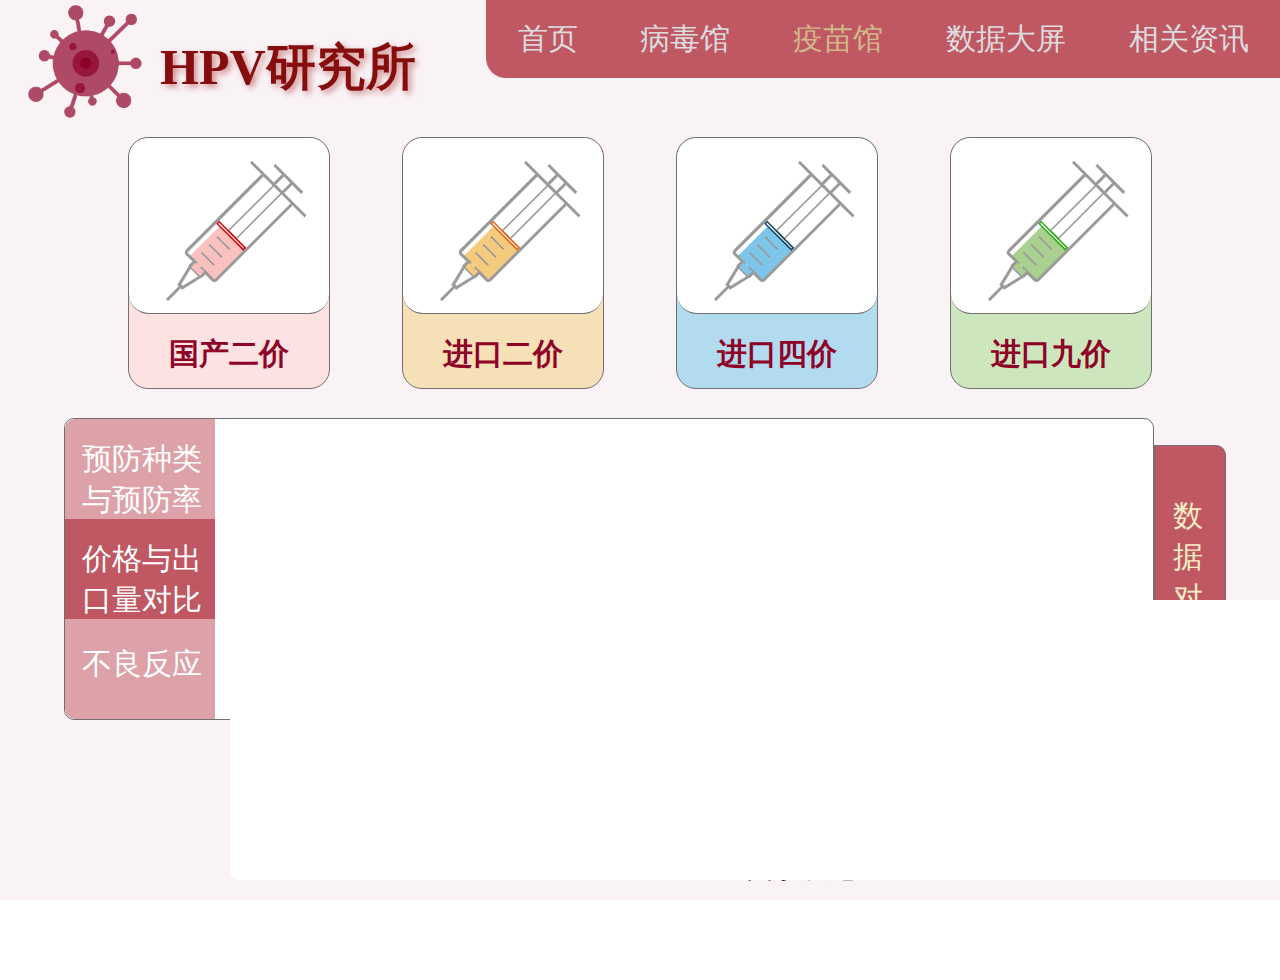
<file: hpv2/hpv/hpv2/hpv/index2.html>
<!DOCTYPE html>
<html lang="en">
<head>
    <meta charset="UTF-8">
    <meta http-equiv="X-UA-Compatible" content="IE=edge">
    <meta name="viewport" content="width=device-width, initial-scale=1.0">
    <title>Document</title>
    <link rel="stylesheet" href="index2.css">
    <script src="https://cdn.staticfile.org/echarts/4.3.0/echarts.min.js">

    </script>
</head>
<body>
    <div class="bgc">
        <div class="head">
			<div class="title">
				<img src="../img/病毒1.png" alt="" style="width: 130px;height: 130px;margin-top: 20px;margin-left: 20px;">
				<h1 class="head-h1">HPV研究所</h1>  
			</div>
			<div class="nav">
				<h2 class="head-h2">首页</h2>
				<h2 class="head-h2">病毒馆</h2>
				<h2 class="head-h2" style="color: #D1B78A;">疫苗馆</h2>
				<h2 class="head-h2" >数据大屏</h2>
				<h2 class="head-h2">相关资讯</h2>
			</div>
		</div>
        <div class="vaccine">
            <div class="chinaTwo">
                <div style="background-color: white;height: 70%;border-radius:20px;border-bottom-style: solid;
                border-width: 1px;
                border-color: #707070;">
                <div style="display: none;;"  id="tip2_c">
                    <P>建议接种年龄：9-45</P>
                    <p>预防HPV种类：16、18</p>
                    <p>每针接种价格：329￥</p>
                    <p>接种月份：0、1、6</p>
                </div>
                <img src="../img/打针 (1).png"  alt="" id="two_c" ></div>
                <h3>国产二价</h3>
            </div>
            <div class="interTwo">
                <div style="background-color: white;height: 70%;border-radius:20px;border-bottom-style: solid;
                border-width: 1px;
                border-color: #707070;">
                <div style="display: none;"  id="tip2_f">
                    <P>建议接种年龄：9-45</P>
                    <p>预防HPV种类：16、18</p>
                    <p>每针接种价格：600￥</p>
                    <p>接种月份:0、1、6</p>
                </div>
                <img src="../img/打针 (2).png" alt="" id="two_f"></div>
                <h3>进口二价</h3>
                <div class="tip" style="display: none;">
                </div>
            </div>
            <div class="interFour">
                <div style="background-color: white;height: 70%;border-radius:20px;border-bottom-style: solid;
                border-width: 1px;
                border-color: #707070;" >
                <div style="display: none;"  id="tip4">
                    <P>建议接种年龄：20-45</P>
                    <p>预防HPV种类：6、11、 16、18</p>
                    <p>每针接种价格：800￥</p>
                    <p>接种月份:0、2、6</p>
                </div>
                <img src="../img/打针.png" alt="" id="four"></div>
                <h3>进口四价</h3>
            </div>
            <div class="interNine">
                <div style="background-color: white;height: 70%;border-radius:20px;border-bottom-style: solid;
                border-width: 1px;
                border-color: #707070;">
                <div style="display: none;"  id="tip9" > 
                    <P>建议接种年龄：16-26</P>
                    <p>预防HPV种类：6、11、 16、18、31、33、45、52、58</p>
                    <p>每针接种价格：1318￥</p>
                    <p>接种月份：0、2、6</p>
                
                </div>
                <img src="../img/打针 (3).png" alt="" id="nine" ></div>
                
                <h3 >进口九价</h3>
            </div>
        </div>
        <div class="data">
            <div class="showData">
                <div class="leftNav">
                    <div class="kinds" id="kinds"><h4>预防种类与预防率</h4></div>
                    <div class="price" id="price"><h4>价格与出口量对比</h4></div>
                    <div class="react" id="react"><h4 style="margin-top: 25px;">不良反应</h4></div>
                </div>
                <div class="showecharts0"></div>
                <div class="showecharts1" id="main1">
                    <div id="vac2">
                    </div>
                    <div id="vac9">
                        <div>九价疫苗</div>
                    </div>
                    <div id="vac4">
                        <div>四价疫苗</div>
                    </div>
                </div>
                <div class="showecharts2" id="main2"></div>
                <div class="showecharts3" id="main3">
                    <div class="usual">
                        <img src="../img/头晕.png" style="width: 100px;height: 100px;margin-left: 40px;"alt="">
                        <img src="../img/发热.png" style="width: 100px;height: 100px;" alt="">
                        <img src="../img/呕吐.png" style="width: 100px;height: 100px;"alt=""> 
                        <div style="text-align: center;">常见</div>
                    </div>
                    <div class="common">
                        <img src="../img/头痛.jpg" style="width: 240px;height: 240px;margin-left: 70px;" alt="">
                        <div style="text-align: center;">十分常见</div>
                    </div>
                    <div class="accident">
                        <img src="../img/鼻科-鼻出血.png" style="width: 100px;height: 100px;margin-left: 0px;"alt="">
                        <img src="../img/皮肤过敏.png" style="width: 100px;height: 100px;" alt="">
                        <img src="../img/头颈外科-甲状腺内肿块.png" style="width: 100px;height: 100px;"alt=""> 
                        <div style="text-align: center;">偶见</div>
                    </div>
                </div>
            </div>
            <div class="compare">
               <h5>数据对比</h5>
            </div>
        </div>
    </div>
</body>
</html>

<script src="index2.js">
    
</script>
<script src="echarts.js">

</script>
</file>
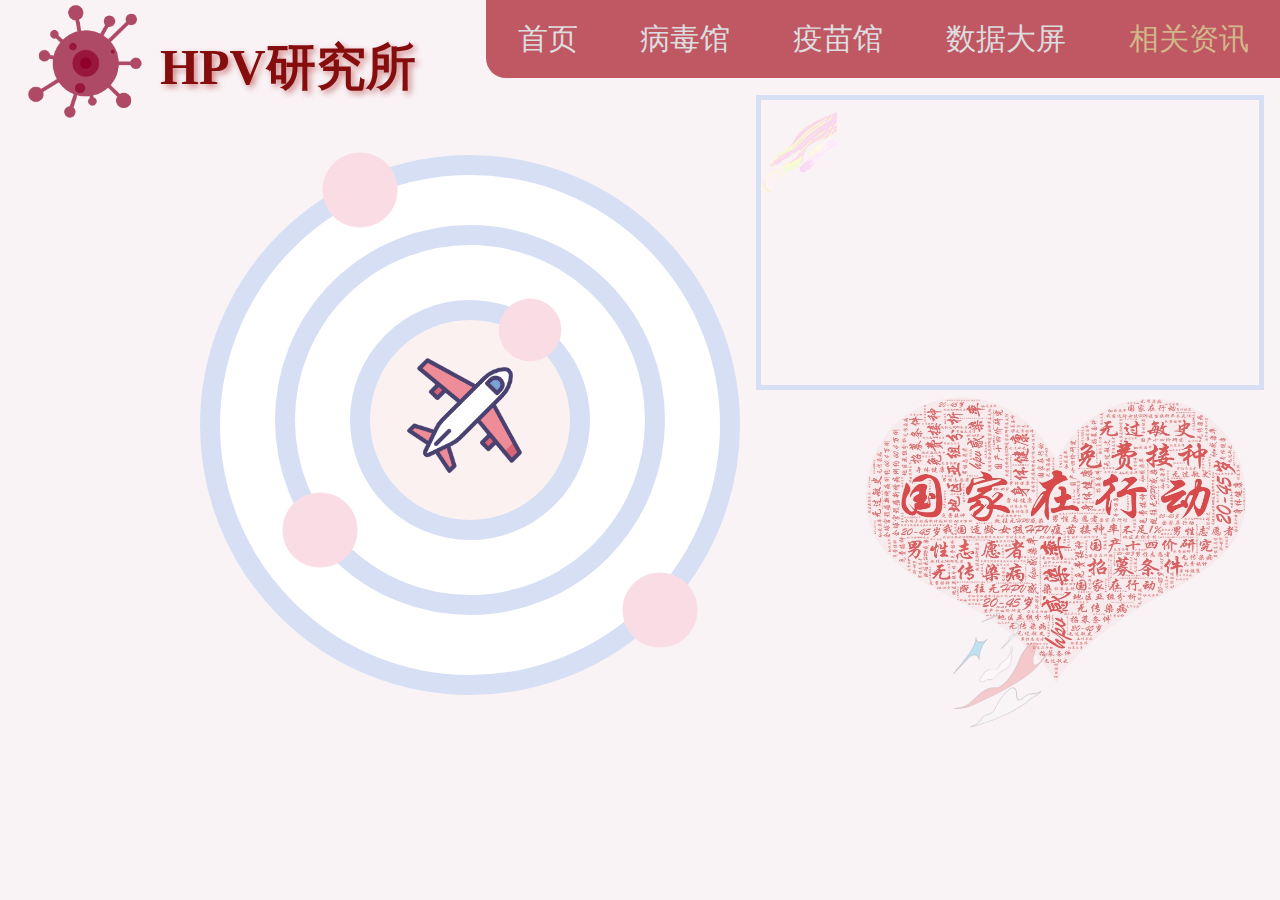
<file: hpv2/hpv/hpv2/hpv/index4.html>
<!DOCTYPE html>
<html lang="en">
<head>
    <meta charset="UTF-8">
    <meta http-equiv="X-UA-Compatible" content="IE=edge">
    <meta name="viewport" content="width=device-width, initial-scale=1.0">
    <link rel="stylesheet" href="index4.css">
    <script src="https://cdn.staticfile.org/echarts/4.3.0/echarts.min.js">

    </script>
    <title>Document</title>

</head>
<body>
    <div class="bgc" >
        <div class="head">
			<div class="title">
				<img src="../img/病毒1.png" alt="" style="width: 130px;height: 130px;margin-top: 20px;margin-left: 20px;">
				<h1 class="head-h1">HPV研究所</h1>  
			</div>
			<div class="nav">
				<h2 class="head-h2">首页</h2>
				<h2 class="head-h2">病毒馆</h2>
				<h2 class="head-h2" >疫苗馆</h2>
				<h2 class="head-h2" >数据大屏</h2>
				<h2 class="head-h2" style="color: #D1B78A;">相关资讯</h2>
			</div>
		</div>
        <div class="bottom">
            <div class="left">
                <div class="circle1" >
                    <img src="../img/飞机 (1).png" alt="" style="width: 130px;height: 130px;margin-left: 30px;margin-top: 30px;" id="plane">
                    <div class="closeall" id="closeall" style="display: none;" >
                    <div class="compare" id="compare" >
                    </div>
                     <div id="close" style="z-index: 100;"><img src="../img/关闭.png"  id='close' alt="" style="width: 130px;height: 130px;margin-left: -180px;margin-top: 110px;"></div>
                    </div>
                </div>
                <div class="circle2"></div>
                <div class="circle3"></div>
                <div class="ball1" id="ball1"><img src="../img/圆.png" alt="" style="width: 120px;height: 120px;"></div>
                <div class="freevac" id="freevac">
                    <div id="closefree"><img src="../img/关闭.png" alt=""  style="width: 80px;height: 80px;"></div>
                    <div class="sichuan">
                        <div class="shandong">
                            <img src="../img/山东省.png" alt="" style="width: 150px;height: 150px;">
                            <p style="margin-left: -350px;">全国试点城市首针！</p>
                            <p style="margin-left: -350px;">首批15个健康中国试点城市之一</p>
                            <p style="margin-left: -350px;">启动适龄女孩HPV疫苗免费接种</p>
                            <p style="margin-left: -350px;">接种的疫苗为国产二价HPV疫苗</p>
                        </div>
                        <img src="../img/四川省.png" alt="" style="width: 150px;height: 150px;">
                        <p style="margin-left: -280px;">13一14岁女学生普遍接种</p>
                        <p style="margin-left: -280px;">知情同意、自主选择、自愿接种</p>
                    </div>

                    <div class="jiangsu"> 
                        <img src="../img/江苏省.png" alt="" style="width: 150px;height: 150px;">
                            <p style="margin-left: -80px;">“十四五”妇女儿童发展规划</p>
                            <p style="margin-left: -80px;">鼓励有条件的地区以9一15周岁在校女生为重点推广接种HPV疫苗</p>
                    </div>

                    <div class="neimeng">
                        <img src="../img/内蒙古自治区.png" alt="" style="width: 150px;height: 150px;">
                        <p style="margin-left: -50px;">13一18周岁适龄女性二价宫颈癌疫苗免费接种;</p>
                    
                        <p style="margin-left: -50px;">鄂尔多斯市已接种1.5万剂次，目标人群接种率达31%</p>
                    </div>
                    
                    <div class="guangdong">
                        <img src="../img/广东省.png" alt="" style="width: 150px;height: 150px;">
                        <p style="margin-left: -80px;">新增约6亿元用于HPV疫苗免费接种工作;</p>
                        <p style="margin-left: -80px;">广东省学籍、9月起新进入初中一年级且未接种过HPV疫苗的14周岁以下女生实施免费接种;</p>
                        <p style="margin-left: -80px;">经综合评估，接种采用国产双价HPV疫苗，共接种两针。</p>
                    </div>
                   
                    <div>
                </div></div>
                <div class="ball2" id="ball2"><img src="../img/圆.png" alt="" style="width: 100px;height: 100px;"></div>
                <div class="ftvac" id="ftvac">
                    
                        <img src="../img/疫苗.png" alt="" style="width: 180px;height: 180px;margin-left: 200px;">
                        <div class="closeft"  id="closeft"><img src="../img/关闭 (1).png" alt=""  style="width: 80px;height: 80px;"></div> 
                        <h1>北京亦庄创新发布会</h1>
                        <h2>神州细胞首次对外公开发布：由其研发的全球首个14价HPV疫苗进入临床。</h2>
                        <h4>覆盖全部12个高危致癌HPV病毒型和2个最主要导致尖锐湿疣的HPV病毒型，比进口9价疫苗增加5个病毒亚型保护，将用于预防因感染HPV引起的宫颈癌、尖锐湿疣等。
                        </h4>  
                        <h3>
                        从目前的实验数据看，该款疫苗可将宫颈癌预防保护率从9价疫苗的90%提高到96%。
                    </h3>
                </div>
                <div class="ball3" id="ball3"><img src="../img/圆.png" alt="" style="width: 120px;height: 120px;"></div>
                <div class="volunteer" id="volunteer">
                   <div class="closevl"  id="closevl"><img src="../img/关闭 (1).png" alt=""  style="width: 80px;height: 80px;"></div> 
                    <img src="../img/志愿者_男.png" style="width: 200px;height: 200px;margin-left: 200px;"alt="">
                    <h1 style="margin-top: 50px;">招募城市</h1>
                    <h3>天津、兰州、昆明、南京、温州、北京、重庆</h3>
                    <h1>招募条件</h1>
                    <h3>20-45岁，身体健康、无传染病、无过敏史、既往无HPV感染</h3>
                </div>
                <div class="ball4" id="ball4"><img src="../img/圆.png" alt="" style="width: 120px;height: 120px;"></div>
            </div>
            <div class="right">
               
                <div class="search_index" id="search_index">
                    <img src="../img/云.png" alt=""  style="width: 120px;height: 120px;margin-top: -20px;margin-left: -5px;">
                </div>
                <div class="wordcloud">
                    <img src="../img/Word Art.jpeg" alt="" style="width: 400px;height: 300px;filter: opacity(70%);margin-top: 0px;margin-left: 50px;">
                   <div class="pg1"> <img src="../img/NoPath.png" alt="" style="width: 150px;height: 150px; filter: opacity(50%);"> </div> 
                   <div class="pg2"> <img src="../img/NoPath.png" alt="" style="transform: rotateY(180deg);width: 150px;height: 150px; filter: opacity(50%);"> </div>
                
                </div>
            </div>
        </div>
    </div>
</body>
</html>

<script src="index4.js"></script>
</file>
<file: 主页面/loading.css>
body{
	text-align:center;
	background-color:#f2f2f2;
}

.loader-box{
	width:100%;
	height:200px;
	margin:auto;
	-moz-border-radius:5px;
	-webkit-border-radius:5px;
	border-radius:5px;
	background-color:#ffffff;
	margin-top:15%;
	text-align:center;
}

.lable{
	height:30px;
	line-height:30px;
	padding-top:20px;
    font-family: '华文行楷';
	color:#850D0D;
	font-size:40px;
}

.loader{
	width:100px;
	height:100px;
	background-color:#FFFFFF;
	overflow:hidden;
	display:block;
	-moz-border-radius:100%;
	-webkit-border-radius:100%;
	border-radius:100%;
	border:3px solid #d0c9c7;
	position:relative;
	margin:15px auto;
  z-index:1;
}

.element-animation{
  animation:animationFrames linear 2s;
  animation-iteration-count: infinite;
  animation-fill-mode: forwards; /*when the spec is finished*/
  -webkit-animation: animationFrames linear 2s;
  -webkit-animation-iteration-count: infinite;
  -webkit-animation-fill-mode:forwards; /*Chrome 16+, Safari 4+*/ 
  -moz-animation: animationFrames linear 2s;
  -moz-animation-iteration-count: infinite;
  -moz-animation-fill-mode:forwards; /*FF 5+*/
  -o-animation: animationFrames linear 2s;
  -o-animation-iteration-count: infinite;
  -o-animation-fill-mode:forwards; /*Not implemented yet*/
  -ms-animation: animationFrames linear 2s;
  -ms-animation-iteration-count: infinite;
  -ms-animation-fill-mode:forwards; /*IE 10+*/
}


@keyframes animationFrames{
  0% {
       transform: translate(100px,15px)  ;  
  }
  100% {
   
    transform: translate(-100px,15px) ;
  }
}

@-moz-keyframes animationFrames{
  0% {
    transform: translate(-100px,15px)  ;
  }
  100% {
    transform: translate(100px,15px)  ;
  }
}

@-webkit-keyframes animationFrames {
  0% {
    transform: translate(-100px,15px)  ;
  }
  100% {
    transform: translate(100px,15px)  ;
  }
}

@-o-keyframes animationFrames {
  0% {
    transform: translate(-100px,15px)  ;
  }
  100% {
    transform: translate(100px,15px)  ;
  }
}

@-ms-keyframes animationFrames {
  0% {
    transform: translate(-100px,15px)  ;
  }
  100% {
    transform: translate(100px,15px)  ;
  }
}
</file>
<file: HPV-daozhen/styles/hpv-daozhen.css>
*{
    margin: 0%;
    padding: 0%;
}
.bgc{
    width: 100%;
    height: 100vh;
    display: flex; 
    flex-direction: column;
    background-color:#F9F3F6;
}
/* 头部 */
.head{
	display: flex; 
	height: 130px;
	width: 100%;
}
.head-h1{
	margin-left: 10px;
	margin-top: 30px ;
	/* font-size: 55px; */
	font-size: 3.45rem;
	font-family: "华文行楷";
	color: #850D0D;
	text-shadow: 3px 3px 6px #ce8888;
}
.title{
	width: 38%;
	height: 80%;
	display: inline-flex;
	/* justify-content: space-around; */
	align-items: center; 
}
.nav{
	width: 62%;
	height: 70%;
	background-color: #BF5862;
	border-radius: 0 0 0 1.25rem;

	display: inline-flex;
	justify-content: space-around;
	align-items: center;
}
.head-h2{
	font-weight: 300;
	color: #DDDCDF;
	font-size: 35px;
	/* font-size: 2.5rem; */
	font-family: "华文行楷";
	margin: 0%;
}
.head-img{
	/* 旋转动效 */
	animation: rotate0 20s linear infinite;
}
@keyframes rotate0{
	form{
		transform:rotate(0deg);
	}
	to{
		transform:rotate(-360deg);
	}
}
a{
	text-decoration: none;
	color: #91bfdb;
}
/* ——————————头部————————end———————— */

.daozhen-main{
    /* background-color: #fff; */
    position: relative;
    left: 80px;
    width: 91%;
    height: 78%;
}
.daozhen-bg{
    position: absolute;
    height: 86%;
    top: 82px;
    left: 300px;
}
.daozhen-left{
    position: absolute;
    height: 100%;
    left: 0;
}
.yuemiao{
    position: absolute;
    left: 154px;
    top: 278px;
    width: 82px;
    height: 82px;
    border-radius: 10px;
}
.zhimiao{
    position: absolute;
    left: 154px;
    top: 417px;
    width: 82px;
    height: 82px;
    border-radius: 10px;
}
.daozhen-right{
    position: absolute;
    height: 100%;
    right: 0;
}
.daozhen-right img{
    position: relative;
    height: 100%;
}
.hua-l{
    position: absolute;
    height: 28%;
    top: 30px;
    left: 350px;
}
.hua-r{
    position: absolute;
    height: 43%;
    top: -20px;
    left: 620px;
}
/* 右边的展示样式和功能 */
.yiyuan-wrap{
    position: relative;
    top: -510px;
    left: 34px;
    width: 390px;
    height: 490px;
    /* background-color: rgba(188, 125, 125, 0.125); */
}
.yiyuan-search-text{
    position: absolute;
    font-family: "幼圆";
    color:rgb(88, 88, 88);
    font-weight: 600;
    font-size: 15px;
    top: 13px;
    left: 0px;
}

/*——————————————————右边盒子—————搜索框的———————↓———————————————*/
/* 设置搜索图标 */
.search-button img{
    background-color:rgb(85, 152, 228);
    border-radius: 0.1875rem;
}
/*设置搜索框的容器*/
.search-wrap{
    width: 13.825rem;
    height: 1.875rem;
    border-radius: 0.25rem;
    background-color:rgb(255, 255, 255);
    box-shadow: 0rem 0rem 0.5rem rgb(255, 255, 255);
    position: absolute;
    top: 8px;
    left: 168px;
}
/* 设置输入框样式 */
.search-wrap .search-input{
    padding: 0 0.625rem;
    border: none;
    height: 1.875rem;
    width: 10.75rem;
    position: absolute;
    left: 0rem;
    background-color:rgb(251, 253, 255);
    color:rgb(88, 88, 88);
    outline: none;
    border-radius: 0.25rem;
}
/* 设置按钮样式 */
.search-wrap .search-button{
    padding: 0;
    border: none;
    height: 1.875rem;
    width: 1.875rem;
    position: absolute;
    left: 12rem;
    outline: none;
    border-radius: 0.25rem;
    background-color:rgb(0, 0, 0);
}
/* 设置搜索按钮悬停样式 */
.search-button img:hover{
    background-color:rgb(25, 118, 223);
    cursor: pointer;
}
/* 设置input获取焦点后的样式 */
.search-input:focus{
    background-color:rgb(236, 244, 238);
    color: rgb(0, 0, 0);
}
/*——————————————————右边盒子—————搜索框的———————↑———————————————*/


.yiyuan-show-wrap{
    position: absolute;
    top: 50px;
    left: 0px;
    width: 390px;
    height: 420px;
    background-color: rgb(255, 255, 255);
    border-radius: 10px;
    display: flex;
    flex-direction: column;
}
.yiyuan-show{
    /* position: absolute;
    top: 5px;
    left: 5px; */
    margin-top: 7px;
    margin-left: 5px;
    width: 380px;
    height: 96px;
    background-color: #ECECFA;
    border-radius: 10px;
}
.yiyuan-show h1{
    font-family: "华文行楷";
    color: #850D0D;
    font-size:26px;
    margin-left: 10px;
    margin-top: 8px;
}
.yiyuan-show p{
    font-family: "楷体";
    color: #850D0D;
    margin-left: 12px;
    margin-top: 5px;
    font-size: 18px;
}
</file>
<file: HPV-Search/styles/style-ym.css>
html, body, div, span, applet, object, iframe,
h1, h2, h3, h4, h5, h6, p, blockquote, pre,
a, abbr, acronym, address, big, cite, code,
del, dfn, em, img, ins, kbd, q, s, samp,
small, strike, strong, sub, sup, tt, var,
b, u, i, center,
dl, dt, dd, ol, ul, li,
fieldset, form, label, legend,
table, caption, tbody, tfoot, thead, tr, th, td,
article, aside, canvas, details, embed, 
figure, figcaption, footer, header, hgroup, 
menu, nav, output, ruby, section, summary,
time, mark, audio, video {
	margin: 0;
	padding: 0;
	border: 0;
	font-size: 100%;
	font: inherit;
	vertical-align: baseline;
}
/* HTML5 display-role reset for older browsers */
article, aside, details, figcaption, figure, 
footer, header, hgroup, menu, nav, section {
	display: block;
}
body {
	line-height: 1;
}
ol, ul {
	list-style: none;
}
blockquote, q {
	quotes: none;
}
blockquote:before, blockquote:after,
q:before, q:after {
	content: '';
	content: none;
}
table {
	border-collapse: collapse;
	border-spacing: 0;
}
/* ———————————————————————————————————— RESET CSS —————　END ——————————————————————————————————————————— */

/* body{
	min-width: 1400px;
	min-height: 600px;
	background: url(../images/bg3.png)
	no-repeat top center;
	line-height: 1.15;
} */
.bgc{
	position:absolute;
	left: 0;
	top: 0;
	background-color: #3f3f3c;
	height: 116vh;
	width: 100%;
	z-index: -10;

	min-width: 1400px;
	min-height: 825px;
}
.bgc1{
	position:absolute;
	left: 0;
	top: 0;
	height: 116vh;
	width: 100%;
	z-index: -10;
	opacity: 0.2;
	
	min-width: 1400px;
	min-height: 825px;
}

/* 头部 */
.head{
	display: flex; 
	height: 130px;
	width: 100%;
}
.head-h1{
	margin-left: 10px;
	margin-top: 30px ;
	/* font-size: 55px; */
	font-size: 3.45rem;
	font-family: "华文行楷";
	color: #850D0D;
	text-shadow: 3px 3px 6px #ce8888;
}
.title{
	width: 38%;
	height: 80%;
	display: inline-flex;
	/* justify-content: space-around; */
	align-items: center; 
}
.nav{
	width: 62%;
	height: 70%;
	background-color: #BF5862;
	border-radius: 0 0 0 1.25rem;

	display: inline-flex;
	justify-content: space-around;
	align-items: center;
}
.head-h2{
	font-weight: 300;
	color: #DDDCDF;
	font-size: 35px;
	/* font-size: 2.5rem; */
	font-family: "华文行楷";
	margin: 0%;
}
.head-img{
	/* 旋转动效 */
	animation: rotate0 20s linear infinite;
}
@keyframes rotate0{
	form{
		transform:rotate(0deg);
	}
	to{
		transform:rotate(-360deg);
	}
}
a{
	text-decoration: none;
	color: #91bfdb;
}
/* ——————————头部————————end———————— */

/* ————— —————— ——————— 数据大屏 —— —— Begin —————— —————— ———— */

.date-mainbox{
	/* height: 78vh; */
	width:100%;
	min-width: 1300px;
	min-height: 500px;
	/* background-color:rgb(247, 162, 162); */
	/* 透明度 */
	/* opacity:0.2; */
	display: flex;
}
.date-libox-l{
	margin-left: 20px;
	margin-right: 10px;
	flex:1.1;
	/* background-color: rgb(170, 182, 159,0.2); */
}
.date-libox-m{
	flex: 2;
	/* background-color: rgb(168, 227, 231,0.2); */
}
.date-libox-r{
	margin-right: 20px;
	margin-left: 10px;
	flex: 1.1;
	/* background-color: rgb(208, 168, 231,0.2); */
}

/* ———————————date-mainbox布局 —————END———————— */

/* 公共盒子模型 */
.panel{
	position: relative;
	height: 16rem;
	background: url(../images/line\(1\).png);
	opacity: 1;
	/* 给中间大盒子留的颜色 */
	/* background-color: rgba(123, 80, 122, 0.2); */
	/* 四周的小盒子颜色 */
	background-color: rgb(140,58,86,0.1) ;
	border: 1px solid rgb(172, 132, 179,0.3);
	padding: 0 15px 10px;
	margin-bottom: 15px;
}
.panel h2{
	height: 1.5rem;
	color: #DDDCDF;
	line-height: 1.6rem;
	text-align: center;
	font-size: 1.1rem;
	font-weight: 400;
}
.charts{
	height: 15rem;
	width: 100%;
	/* background-color: rgba(255, 255, 255, 0.103); */
}
.panel::before{
	position: absolute;
	top: -2px;
	left: -2px;
	width: 10px;
	height: 12px;
	border-top: 2px solid #FFD3CA;
	border-left: 2px solid #FFD3CA;
	content: "";
}
.panel::after{
	position: absolute;
	top: -2px;
	right: -2px;
	width: 10px;
	height: 10px;
	border-top: 2px solid #FFD3CA;
	border-right: 2px solid #FFD3CA;
	content: "";
}
.panel-footer{
	position: absolute;
	bottom: 0;
	left: 0;
	width: 100%;
}
.panel-footer::before{
	position: absolute;
	top: -10px;
	left: -2px;
	width: 10px;
	height: 10px;
	border-bottom: 2px solid #FFD3CA;
	border-left: 2px solid #FFD3CA;
	content: "";
}
.panel-footer::after{
	position: absolute;
	top: -10px;
	right: -2px;
	width: 10px;
	height: 10px;
	border-bottom: 2px solid #FFD3CA;
	border-right: 2px solid #FFD3CA;
	content: "";
}
/* ————————————公共盒子模型 ———END————————— */

/* 中间diqu模块 */

.panel-diqu{
	margin-top: 10px;
	height: 9.2rem;
	
}
.panel-diqu h2{
	margin-top: 5px;
}
.xx-diqu-text{
	color: #ffeaab;
}
.diqu{
	/* background-color: rgb(140,58,86,0.1) ; */
	padding: 1rem;
	/* 1rem = 16px */
	height: 6.60rem;
	/* height: 5.6rem; */
}

/* 中间map地图模块 */
.map{
	position: relative;
	height: 33rem;
	background-color: rgb(140,58,86,0.1) ;
	border: 1px solid rgb(172, 132, 179,0.2);
}
/* 球体背景 */
.map1{
	position: absolute;
	height: 26.9rem;
	width: 26.9rem;
	/* 居中 */
	top: 50%;
	left: 50%;
	transform: translate(-50%,-50%);
	background: url(../images/map.png);
	background-size: 100% 100%;
	opacity: 0.1;
}
/* wang旋转的动效 */
.map2{
	position: absolute;
	top: 50%;
	left: 50%;
	transform: translate(-50%,-50%);

	width: 30.5rem;
	height: 30.5rem;

	background: url(../images/lbx.png);
	background-size: 100% 100%;
	opacity: 0.4;

	/* 旋转动效1 */
	animation: rotate1 15s linear infinite;
	
}

@keyframes rotate1{
	form{
		transform: translate(-50%,-50%) rotate(0deg);
	}
	to{
		transform: translate(-50%,-50%) rotate(360deg);
	}
}
/* jiantou旋转的动效 */
.map3{
	position: absolute;
	top: 50%;
	left: 50%;
	transform: translate(-50%,-50%);

	width: 28.9rem;
	height: 28.9rem;

	background: url(../images/jt.png);
	background-size: 100% 100%;
	opacity: 0.6;

	/* 旋转动效2 */
	animation: rotate2 15s linear infinite;
	
}

@keyframes rotate2{
	form{
		transform: translate(-50%,-50%) rotate(0deg);
	}
	to{
		transform: translate(-50%,-50%) rotate(-360deg);
	}
}
/* chart-map地图模块 */
.chart-map{
	position: absolute;
	top: 0;
	left: 0;
	width: 100%;
	height: 33rem;
	/* background-color: #fff; */
}


/* chart-l2特殊样式 */
.chart-l2{
	height: 25.25rem;
}
#chart-l2{
	height: 24.75rem;
}

/* chart-xxdiqu特殊样式 */
.panel-xxdiqu{
	height: 7.8rem;
	margin-top: 10px;
}
.xx-diqu-box{
	display: flex;
	flex-direction:row;
	flex-wrap: wrap;
	justify-content: space-around;
}
.xx-diqu-box h2{
	height: 1.5rem;
	width: 100%;
	color: #DDDCDF;
	line-height: 1.6rem;
	text-align: center;
	font-size: 1.1rem;
	font-weight: 400;
}
.xx-diqu-box a{
	display: block;
	height: 24px;
	line-height: 24px;
	width: 80px;
	/* 加上总体感染率的  太长了放不下 */
	/* width: 130px; */
	color:#ffeaab;
	text-align: center;
	margin: 5.5px;
	background-color: rgb(230, 215, 215,0.2);
	border-radius:5px;
}
.xx-diqu-box a:hover{
	color: #BF5862;
}


/* 右边上面的感染率和接种率 */
.date-libox-r-t{
	display: flex;
	flex-direction: row;
	height: 34.5rem;
}
.panel2-r{
	margin-left: 10px;
}
.panel2{
	position: relative;
	height: 34.5rem;
	background: url(../images/line\(1\).png);
	opacity: 1;
	/* 给中间大盒子留的颜色 */
	/* background-color: rgba(123, 80, 122, 0.2); */
	/* 四周的小盒子颜色 */
	background-color: rgb(140,58,86,0.1) ;
	/* background-color: #fff; */
	border: 1px solid rgb(172, 132, 179,0.3);
	padding: 0 10px 0;
	width: 100%;
}
.panel2 h2{
	height: 1.5rem;
	color: #DDDCDF;
	line-height: 1.6rem;
	text-align: center;
	font-size: 1.1rem;
	font-weight: 400;
}

.charts-r{
	height: 32.5rem;
	width: 100%;
	background-color: rgba(255, 255, 255, 0.103);
}

.panel2::before{
	position: absolute;
	top: -2px;
	left: -2px;
	width: 10px;
	height: 12px;
	border-top: 2px solid #FFD3CA;
	border-left: 2px solid #FFD3CA;
	content: "";
}
.panel2::after{
	position: absolute;
	top: -2px;
	right: -2px;
	width: 10px;
	height: 10px;
	border-top: 2px solid #FFD3CA;
	border-right: 2px solid #FFD3CA;
	content: "";
}
.panel2-footer{
	position: absolute;
	bottom: 0;
	left: 0;
	width: 100%;
}
.panel2-footer::before{
	position: absolute;
	top: -10px;
	left: -2px;
	width: 10px;
	height: 10px;
	border-bottom: 2px solid #FFD3CA;
	border-left: 2px solid #FFD3CA;
	content: "";
}
.panel2-footer::after{
	position: absolute;
	top: -10px;
	right: -2px;
	width: 10px;
	height: 10px;
	border-bottom: 2px solid #FFD3CA;
	border-right: 2px solid #FFD3CA;
	content: "";
}
</file>
<file: 主页面/main.css>
*{
    margin:0%;
    padding: 0%;
}
p{
    margin: 0%;
    padding: 0%;
    position: absolute;
    bottom: 86%;
    left: 17%;
    font-family: '华文楷体','Lucida Calligraphy';
    font-weight: bold;
    font-size: 23px;
    color: rgb(255, 255, 255);
    color: #9439aa;
}
.title{
    color:#850D0D ;
    position:absolute;
    top:65%;
    left: 73%;
    font-family: '华文行楷';
    font-size: 66px;
	text-shadow: 5px 5px 10px #ce8888;
}

.background{
    width: 100%;
    height: 840px;
    background-image: url(./images/bac.png);
    background-repeat: no-repeat;
    background-size: contain;
}

.class{
    position: relative;
    width: 200px;
}

.jump_mark{
    /* 跳动的地标 */
    width: 50px;
    height: 50px;
    position: absolute;
    left: 40%;
    bottom: 70%;
    transform: translate(-50%, -50%);
    animation-name: jump_mark;
    animation-duration: 1.0s;
    /* 设置秒数 */
    animation-timing-function: linear;
    /* 速度曲线 */
    animation-iteration-count: infinite;
    /* 播放次数 */
    animation-direction: alternate;
    /* 逆向播放 */
    animation-play-state: running;
/* 正在播放 */
}

@keyframes jump_mark {
    0%{
        bottom: 90%;
    }
    100%{
        bottom: 85%;
    }
}

.house{
    /* 房子，实现跳转 */
    width: 90%;
}
/* 房子位置 */
#house1{
    position: relative;
    top: 40%;
    left: 15%;
}

#house2{
    position: relative;
    bottom: 4%;
    left: 30%;
}

#house3{
    position: relative;
    top: 0%;
    left: 50%;
}

#house4{
    position: relative;
    bottom: 37%;
    left: 66%;
}

.car{
    width: 100px;
    height: 60px;
    position: relative;
    bottom: 15%;
    left: 92%;
}
</file>
<file: 页面1/index.css>
*{
    padding: 0;
    margin: 0;
}
.main_body{
    width:100%;
    height: 85%;
    display: flex;
    flex-direction: row;
    background-color: #F9F3F3;
}/* 头部 */
.head{
	display: flex; 
	height: 130px;
	width: 100%;
}
.head-h1{
	margin-left: 10px;
	margin-top: 30px ;
	/* font-size: 55px; */
	font-size: 3.45rem;
	font-family: "华文行楷";
	color: #850D0D;
	text-shadow: 3px 3px 6px #ce8888;
}
.title{
	width: 38%;
	height: 80%;
	display: inline-flex;
	/* justify-content: space-around; */
	align-items: center; 
}
.nav{
	width: 62%;
	height: 70%;
	background-color: #BF5862;
	border-radius: 0 0 0 1.25rem;

	display: inline-flex;
	justify-content: space-around;
	align-items: center;
}
.head-h2{
	font-weight: 300;
	color: #DDDCDF;
	font-size: 35px;
	/* font-size: 2.5rem; */
	font-family: "华文行楷";
	margin: 0%;
}
.head-img{
	/* 旋转动效 */
	animation: rotate0 20s linear infinite;
}
@keyframes rotate0{
	form{
		transform:rotate(0deg);
	}
	to{
		transform:rotate(-360deg);
	}
}
a{
	text-decoration: none;
	color: #91bfdb;
}
/* ——————————头部————————end———————— */


.name2{
    width: 100%;
    height: 30px;
    text-align: center;
    overflow: hidden;
    color: #C6886E;
}
.low_danger_left{
    display: flex;
    flex-direction: column;
    flex-grow: 1;
    flex-shrink: 2;
    width: 200px;
    height: 550px;
    margin: 10px;
    margin-left: 5%;
}
.low_danger_right{
    display: flex;
    flex-direction: column;
    flex-grow: 1;
    flex-shrink: 2;
    width: 200px;
    height: 550px;
    margin: 10px;
    margin-right:5%;
    justify-content: center;
}
.high_danger{
    display: flex;
    flex-direction: column;
    flex-grow: 2;
    flex-shrink: 1;
    margin:10px 20px;
    width: 30%;
}
.img{
    display: inline-block;
    width: 150px;
    height: 150px;
}
.img1{
    width: 80px;
    height: 80px;
}
.name1{
    display: inline-block;
    font-size: 28px;
    font-family: "华文行楷";
    color:#D1B78A;
    text-align: center;
    width: 50%;
    height: 50px;
    background-color: #fff;
    border-radius: 10px 10px 0px 0px;
    line-height: 50px;
    margin-left: 25%;
    box-shadow:3px -3px 6px rgb(191, 185, 185);
}
.name3{
    display: inline-block;
    font-size: 28px;
    font-family: "华文行楷";
    color:#D1B78A;
    text-align: center;
    width: 80%;
    height: 50px;
    background-color: #fff;
    border-radius: 10px 10px 0px 0px;
    line-height: 50px;
    margin-left: 10%;
    box-shadow:3px -3px 6px rgb(191, 185, 185);
}
.bac1{
    display: flex;
    flex-wrap: wrap;
    text-align: center;
    width: 100%;
    height: 500px;
    background-color: #fff;
    border-radius: 40px;
    box-shadow:3px 3px 6px rgb(191, 185, 185);
    max-height:500px;
	max-width:100%;
	overflow:auto;
}

.bac1::-webkit-scrollbar {
    display:none
}
.bac2{
    display: flex;
    flex-wrap: wrap;
    text-align: center;
    height: 500px;
    background-color: #fff;
    border-radius: 20px;
    box-shadow:3px 3px 6px rgb(191, 185, 185);
    max-height:500px;
	max-width:100%;
	overflow:auto;
    margin: 0px 5px;
}
.bac2::-webkit-scrollbar {
    display:none
}

.bingdu{
    width: 175px;
    height: 175px;
    margin: 10px 20px;
}
.bingdu1{
  margin: 0 0 0 15px;
}
button{
    background-color: #fff;
    border: none;
}
  .black_overlay{ 
    display: none; 
    position: absolute; 
    top: 0%; 
    left: 0%; 
    width: 100%; 
    height: 100%; 
    background-color: #979797; 
    z-index:1001; 
    -moz-opacity: 0.8; 
    opacity:.80; 
    filter: alpha(opacity=88); 
} 
.white_content { 
    display: none;
    position: absolute; 
    top: 21%; 
    left: 17%; 
    width: 65%; 
    height: 55%; 
    padding: 20px; 
    border: 4px solid #650E0E;
    background-image: linear-gradient(to bottom , #FEF4F2, #FFCCBB);
    z-index:1002; 
    overflow: auto; 
} 
.content-dec1{
	position: absolute;
	margin-top: 70px;
	right: 10%;
	width: 20px;
	height: 300px;
	border-radius: 5px;
                opacity: 0.7;
                background: #cbdcdb;
                box-shadow: inset 4px 4px 8px #a2b0af,
                            inset -4px -4px 8px #f4ffff;
}
.content-dec2{
    position: absolute;
	margin-top: 170px;
	right: 15%;
	width: 20px;
	height: 200px;
	border-radius: 5px;
    opacity: 0.9;
    
    background: #ffeac7;
    box-shadow: inset 4px 4px 8px #d9c7a9,
            inset -4px -4px 8px #ffffe5;
}
.chacha{
    position: fixed;
    width: 41px;
    height: 41px;
    top: 22.5%;
    right: 16%;
}
.head-1{
    text-align: left;
    font-family: "华文行楷";
    color:#C6886E;
    font-size: 50px;
    margin: 0% 100px;
}
.head-2{
    display: flex;
    width: 200px;
    margin: 30px 0px;
    flex-direction: column;
}
.head-3{
    font-family: "华文行楷";
    color: black;
    font-size: 40px;
    width: 400px;
    text-align: center;
    margin: 10px;
}
.avator{
    border-radius: 50%;
    width:200px;
    height: 200px;
    margin: 0% 100px;
    text-align: left;
}
.contentq{
    width: 300px;
    position: absolute;
    top:18%;
    right: 35%;
}
.content{
    font-family: "黑体";
    font-size: 30px;
    text-align: left;
    margin: 20px 0;
    width: 400px;
    padding: 0%;
    white-space: normal;
}
.contents{
    font-family: "黑体";
    font-size: 20px;
    text-align: left;
    margin: 10px 0 0 0;
    width: 400px;
    white-space: normal;
}
</file>
<file: hpv2/hpv/index2.css>
*{
    margin: 0%;
    padding: 0%;
}
.bgc{
    width: 100%;
    height: 100vh;
    display: flex; 
    flex-direction: column;
    background-color:#F9F3F6 ;
}
/* 头部 */
.head{
	display: flex; 
	height: 130px;
	width: 100%;
}
.head-h1{
	margin-left: 10px;
	margin-top: 30px ;
	/* font-size: 55px; */
	font-size: 3.45rem;
	font-family: "华文行楷";
	color: #850D0D;
	text-shadow: 3px 3px 6px #ce8888;
}
.title{
	width: 38%;
	height: 80%;
	display: inline-flex;
	/* justify-content: space-around; */
	align-items: center; 
}
.nav{
	width: 62%;
	height: 70%;
	background-color: #BF5862;
	border-radius: 0 0 0 1.25rem;

	display: inline-flex;
	justify-content: space-around;
	align-items: center;
}
.head-h2{
	font-weight: 300;
	color: #DDDCDF;
	font-size: 35px;
	/* font-size: 2.5rem; */
	font-family: "华文行楷";
	margin: 0%;
}
.head-img{
	/* 旋转动效 */
	animation: rotate0 20s linear infinite;
}
@keyframes rotate0{
	form{
		transform:rotate(0deg);
	}
	to{
		transform:rotate(-360deg);
	}
}
a{
	text-decoration: none;
	color: #91bfdb;
}
/* ——————————头部————————end———————— */

/* 疫苗信息*/
.vaccine{
    height: 320px;
    margin-top: -27px;
    margin-left: 10%;
    width: 80%;
    display: flex; 
    flex-direction: row;
    justify-content: space-between;
    align-items: center;     /*侧轴居中*/
    text-align: center;
}
h3{
    font-family: '黑体';
    font-size: 30px;
    margin-top: 20px;
    color: #8E0227;
}

.chinaTwo{
    width: 200px;
    height: 250px;
    background-color: #fde2e2;
    border-radius:20px;
    border-style: solid;
    border-width: 1px;
    border-color: #707070;
}

.interTwo{
    width: 200px;
    height: 250px;
    background-color: #F6E0B7;
    border-radius:20px;
    border-style: solid;
    border-width: 1px;
    border-color: #707070;
}
.interFour{
    width: 200px;
    height: 250px;
    background-color: #B3DBF0;
    border-radius:20px;
    border-style: solid;
    border-width: 1px;
    border-color: #707070;
}
.interNine{
    width: 200px;
    height: 250px;
    background-color: #CEE6BD;
    border-radius:20px;
    border-style: solid;
    border-width: 1px;
    border-color: #707070;
}

.ym-tips p{
    font-family: '黑体';
    font-size: 19px;
    color: #707070;
    text-align: left;
    margin-top: 4px;
} 

.ym-tips{
    position: absolute;
    top: 0;
    left: 0;
    z-index: 1;
    opacity: 0;
    padding: 5px;
}
.ym-tp{
    position: absolute;
    top: 0;
    left: 0;
    z-index: 2;
}


/* 数据对比 */
.data{
    margin-top: 10px;
    height: 300px;
    width: 100%;
    display: flex;
}

.showData{
    margin-top: -15px;
    margin-left: 5%;
    width: 85%;
    height: 100%;
    border-radius: 10px;
    background-color: white;
    border-style: solid;
    border-width: 1px;
    border-color: #707070;
    /* display: flex; */
}
.leftNav{
    
    height: 300px;
    display: flex;
    flex-direction: column;   
    text-align: center;

}
.showecharts0{
    position: absolute;
    left: 230px;
    bottom: 45px;
    width:1130px ;
    height: 280px;
    background-color:white;
    border-radius: 10px;
    z-index: 1;
}
.showecharts1{
    position: absolute;
    left: 230px;
    bottom: 45px;
    width:1130px ;
    height: 280px;
    border-radius: 10px;
    z-index: 0;
    display: flex;
    }
#vac2{
    width: 400px;
height: 280px;

}
#vac4{
    width: 400px;
height: 280px;

}
#vac9{
    width: 400px;
height: 280px;

}



.showecharts2{
    position: absolute;
    left: 230px;
    bottom: 45px;
    width:1130px ;
    height: 280px;
    border-radius: 10px;
    z-index: 2;
    }
.showecharts3{
    position: absolute;
    left: 230px;
    bottom: 45px;
    width:1130px ;
    height: 280px;
    border-radius: 10px;
    z-index: 0;
    display: flex;
	justify-content: space-around;
    font-family: '华文行楷';
    font-size: 30px;
    }
.common{
width: 500px;
height: 280px;
}
.usual{
    margin-top: 100px;
width: 500px;
height: 280px;

}
.accident{
    margin-top: 100px;
width: 500px;
height: 280px;
}
h4{ margin-left: 3px;
    margin-top: 20px;
    font-weight: normal;
    font-family: '黑体';
    font-size: 30px;
    color: white;
}
.kinds{
    border-radius: 10px 0 0 0;
    width: 150px;
    height: 100px;
    background-color: #DDA2A8;
}
.kinds:hover{
    cursor :pointer;
    background-color: #ca5a65;
}
.price{
    height: 100px;
    width: 150px;

    background-color:#BF5862 ;
}
.price:hover{
    cursor :pointer;
    background-color: #ca5a65;
}
.react{
    width: 150px;
    height: 100px;
    background-color: #DDA2A8;
    border-radius: 0 0 0 10px;
}
.react:hover{
    cursor :pointer;
    background-color: #ca5a65;
}
.compare{
    width: 70px;
    height:250px ;
    background-color:#BF5862 ;
    margin-top: 12px;
    border-radius: 0 10px 10px 0;
    border-style: solid;
    border-width: 1px;
    border-color: #707070;
}
h5{
    font-weight: normal;
    font-family: '黑体';
    font-size: 30px;
    color: #F9EFC4;
     letter-spacing:10px;
    margin-left: 6px;
    text-align: center;
    margin-top: 50px; 
    vertical-align: middle;
}
</file>
<file: hpv2/hpv/index4.css>
*{
    margin: 0%;
    padding: 0%;
}
.bgc{
    width: 100%;
    height: 100vh;
    display: flex; 
    flex-direction: column;
    background-color:#F9F3F6;
}
/* 头部 */
.head{
	display: flex; 
	height: 130px;
	width: 100%;
}
.head-h1{
	margin-left: 10px;
	margin-top: 30px ;
	/* font-size: 55px; */
	font-size: 3.45rem;
	font-family: "华文行楷";
	color: #850D0D;
	text-shadow: 3px 3px 6px #ce8888;
}
.title{
	width: 38%;
	height: 80%;
	display: inline-flex;
	/* justify-content: space-around; */
	align-items: center; 
}
.nav{
	width: 62%;
	height: 70%;
	background-color: #BF5862;
	border-radius: 0 0 0 1.25rem;

	display: inline-flex;
	justify-content: space-around;
	align-items: center;
}
.head-h2{
	font-weight: 300;
	color: #DDDCDF;
	font-size: 35px;
	/* font-size: 2.5rem; */
	font-family: "华文行楷";
	margin: 0%;
}
.head-img{
	/* 旋转动效 */
	animation: rotate0 20s linear infinite;
}
@keyframes rotate0{
	form{
		transform:rotate(0deg);
	}
	to{
		transform:rotate(-360deg);
	}
}
a{
	text-decoration: none;
	color: #91bfdb;
}
/* ——————————头部————————end———————— */
.bottom{

    display: flex;
    flex-direction: row;
}

/* 左侧圆环部分 */
.left{
    width: 65%;
    height: 590px;
 
}

.circle1{
width: 200px;
height: 200px;  
border-radius: 50%;
background-color: rgb(251, 241, 241);
border: 20px solid #D7DFF5;
position: absolute;
top:300px;
left:350px;
z-index: 2;
}
.circle2{
    width: 350px;
    height: 350px;  
    border-radius: 50%;
    background-color: #fff;
    border: 20px solid #D7DFF5;
    position: absolute;
    top:225px;
    left:275px;
    z-index: 1;
}
.circle3{
    width: 500px;
    height: 500px;  
    border-radius: 50%;
    background-color: #fff;
    border: 20px solid #D7DFF5;
    position: absolute;
    top:155px;
    left:200px;
    z-index: 0;
}

.ball1{
position: relative;
left: 300px;
z-index: 1;
}
.ball2{
    position: absolute;
    left: 480px;
    top: 280px;
    z-index: 2;
}
.ball3{
    position: absolute;
    left: 260px;
    top: 470px;
    z-index:1 ;
}
.ball4{
    position: absolute;
    left: 600px;
    top: 550px;
    z-index: 1;
}

/* 弹出框1免费接种*/
.freevac{
    width: 900px;
    height: 600px;
    background-color: #fff;
    position: absolute;
    left: 0px;
    top: 100px;
    z-index: 5;
    opacity: 1;
    display: none;
}
.sichuan{
    width: 450px;
    height: 300px;
    position: absolute;
    left: 600px;
    top: 10px;
}
.shandong{
    width: 450px;
    height: 300px;
    position: absolute;
    left: -450px;
    top: 10px;
}
.jiangsu{
    width: 250px;
    height: 300px;
    position: absolute;
    left: 80px;
    top: 300px;
}
.neimeng{
    width: 200px;
    height: 300px;
    position: absolute;
    left: 380px;
    top: 300px;
}
.guangdong{
    width: 180px;
    height: 300px;
    position: absolute;
    left: 700px;
    top: 300px;
}
p{
    font-family: '宋体';
    font-size: 18px;
    color:#142656;
    text-align: center;
}

/* 点开飞机出现echarts */
.compare{
    width: 550px;
    height: 550px;
    background-color: #fff;
    position: absolute;
    left: -175px;
    top: -175px;
    z-index: 5;
    opacity: 0.8;
    display: none;
    z-index: 4;
}

/* 志愿者招募 */
.volunteer{
    width: 600px;
    height: 560px;
    background-color: rgba(255, 223, 207, 0.318);
    position: absolute;
    left: 180px;
    top: 150px;
    z-index: 5;
    border-radius: 20%;
    color: #ce8888;
    letter-spacing:8px;
    line-height: 50px;
    display: none;
}
.closevl{
    position: absolute;
    left:500px;
    top: 50px;
}
.ftvac{
    width: 600px;
    height: 560px;
    background-color: rgba(205, 191, 239, 0.445);
    position: absolute;
    left: 180px;
    top: 150px;
    z-index: 5;
    display: none;
    color: black;
    line-height: 50px;
} 
.closeft{
    position: absolute;
    left: 480px;
    top: 20px; 
}


/* 右侧整体 */
.right{
    width: 45%;
    height: 590px;

    display: flex;
    flex-direction: column;
    margin-top: -35px;
}






/* 右上搜索指数*/

.search_index{
position: relative;
top: 20px;
width: 95%;

height: 50%;
/* margin-left: -30px; */
border: 5px solid #D7DFF5;
}



/* 右下词云图 */
.wordcloud{
/* background-color: #fff; */
width: 90%;
height: 50%;
margin-left: 50px;
margin-top: 40px;
}
.pg1{
    position: absolute;
    left: 925px;
    top: 600px;
    
}
.pg2{
    position: absolute;
    left: 1300px;
    top: 600px;
}
</file>
<file: hpv2/hpv/hpv2/hpv/index2.css>
*{
    margin: 0%;
    padding: 0%;
}
.bgc{
    width: 100%;
    height: 100vh;
    display: flex; 
    flex-direction: column;
    background-color:#F9F3F6 ;
}

/* 头部 */
.head{
	display: flex; 
	height: 130px;
	width: 100%;
}
.head-h1{
	margin-left: 10px;
	margin-top: 30px ;
	font-size: 50px;
	font-family: "华文行楷";
	color: #850D0D;
	text-shadow: 3px 3px 6px #ce8888;
}
.title{
	width: 38%;
	height: 80%;
	display: inline-flex;
	/* justify-content: space-around; */
	align-items: center; 
}
.nav{
	width: 62%;
	height: 60%;
	background-color: #BF5862;
	border-radius: 0 0 0 20px;

	display: inline-flex;
	justify-content: space-around;
	align-items: center;
}
.head-h2{
	font-weight: 300;
	color: #DDDCDF;
	font-size: 30px;
	font-family: "华文行楷";
	margin: 0%;
}

/* 疫苗信息*/
.vaccine{
    height: 320px;
    margin-top: -27px;
    margin-left: 10%;
    width: 80%;
    display: flex; 
    flex-direction: row;
    justify-content: space-between;
    align-items: center;     /*侧轴居中*/
    text-align: center;
}
h3{
    font-family: '黑体';
    font-size: 30px;
    margin-top: 20px;
    color: #8E0227;
}

.chinaTwo{
    width: 200px;
    height: 250px;
    background-color: #fde2e2;
    border-radius:20px;
    border-style: solid;
    border-width: 1px;
    border-color: #707070;
}

.interTwo{
    width: 200px;
    height: 250px;
    background-color: #F6E0B7;
    border-radius:20px;
    border-style: solid;
    border-width: 1px;
    border-color: #707070;
}
.interFour{
    width: 200px;
    height: 250px;
    background-color: #B3DBF0;
    border-radius:20px;
    border-style: solid;
    border-width: 1px;
    border-color: #707070;
}
.interNine{
    width: 200px;
    height: 250px;
    background-color: #CEE6BD;
    border-radius:20px;
    border-style: solid;
    border-width: 1px;
    border-color: #707070;
}
 p{
    font-family: '黑体';
    font-size: 20px;
    color: #707070;
    text-align: center;
} 



/* 数据对比 */
.data{
    margin-top: 10px;
    height: 300px;
    width: 100%;
    display: flex;
}

.showData{
    margin-top: -15px;
    margin-left: 5%;
    width: 85%;
    height: 100%;
    border-radius: 10px;
    background-color: white;
    border-style: solid;
    border-width: 1px;
    border-color: #707070;
    /* display: flex; */
}
.leftNav{
    
    height: 300px;
    display: flex;
    flex-direction: column;   
    text-align: center;

}
.showecharts0{
    position: absolute;
    left: 230px;
    bottom: 20px;
    width:1130px ;
    height: 280px;
    background-color:white;
    border-radius: 10px;
    z-index: 1;
}
.showecharts1{
    position: absolute;
    left: 230px;
    bottom: 20px;
    width:1130px ;
    height: 280px;
    border-radius: 10px;
    z-index: 0;
    display: flex;
    }
#vac2{
    width: 400px;
height: 280px;

}
#vac4{
    width: 400px;
height: 280px;

}
#vac9{
    width: 400px;
height: 280px;

}



.showecharts2{
    position: absolute;
    left: 230px;
    bottom: 20px;
    width:1130px ;
    height: 280px;
    border-radius: 10px;
    z-index: 2;
    }
.showecharts3{
    position: absolute;
    left: 230px;
    bottom: 20px;
    width:1130px ;
    height: 280px;
    border-radius: 10px;
    z-index: 0;
    display: flex;
	justify-content: space-around;
    font-family: '华文行楷';
    font-size: 30px;
    }
.common{
width: 500px;
height: 280px;
}
.usual{
    margin-top: 100px;
width: 500px;
height: 280px;

}
.accident{
    margin-top: 100px;
width: 500px;
height: 280px;
}
h4{ margin-left: 3px;
    margin-top: 20px;
    font-weight: normal;
    font-family: '黑体';
    font-size: 30px;
    color: white;
}
.kinds{
    border-radius: 10px 0 0 0;
    width: 150px;
    height: 100px;
    background-color: #DDA2A8;
}
.kinds:hover{
    cursor :pointer;
    background-color: #ca5a65;
}
.price{
    height: 100px;
    width: 150px;

    background-color:#BF5862 ;
}
.price:hover{
    cursor :pointer;
    background-color: #ca5a65;
}
.react{
    width: 150px;
    height: 100px;
    background-color: #DDA2A8;
    border-radius: 0 0 0 10px;
}
.react:hover{
    cursor :pointer;
    background-color: #ca5a65;
}
.compare{
    width: 70px;
    height:250px ;
    background-color:#BF5862 ;
    margin-top: 12px;
    border-radius: 0 10px 10px 0;
    border-style: solid;
    border-width: 1px;
    border-color: #707070;
}
h5{
    font-weight: normal;
    font-family: '黑体';
    font-size: 30px;
    color: #F9EFC4;
     letter-spacing:10px;
    margin-left: 6px;
    text-align: center;
    margin-top: 50px; 
    vertical-align: middle;
}
</file>
<file: hpv2/hpv/hpv2/hpv/index4.css>
*{
    margin: 0%;
    padding: 0%;
}
.bgc{
    width: 100%;
    height: 100vh;
    display: flex; 
    flex-direction: column;
    background-color:#F9F3F6;
}

/* 头部 */
.head{
	display: flex; 
	height: 130px;
	width: 100%;
}
.head-h1{
	margin-left: 10px;
	margin-top: 30px ;
	font-size: 50px;
	font-family: "华文行楷";
	color: #850D0D;
	text-shadow: 3px 3px 6px #ce8888;
}
.title{
	width: 38%;
	height: 80%;
	display: inline-flex;
	/* justify-content: space-around; */
	align-items: center; 
}
.nav{
	width: 62%;
	height: 60%;
	background-color: #BF5862;
	border-radius: 0 0 0 20px;

	display: inline-flex;
	justify-content: space-around;
	align-items: center;
}
.head-h2{
	font-weight: 300;
	color: #DDDCDF;
	font-size: 30px;
	font-family: "华文行楷";
	margin: 0%;
}

.bottom{

    display: flex;
    flex-direction: row;
}

/* 左侧圆环部分 */
.left{
    width: 65%;
    height: 590px;
 
}

.circle1{
width: 200px;
height: 200px;  
border-radius: 50%;
background-color: rgb(251, 241, 241);
border: 20px solid #D7DFF5;
position: absolute;
top:300px;
left:350px;
z-index: 2;
}
.circle2{
    width: 350px;
    height: 350px;  
    border-radius: 50%;
    background-color: #fff;
    border: 20px solid #D7DFF5;
    position: absolute;
    top:225px;
    left:275px;
    z-index: 1;
}
.circle3{
    width: 500px;
    height: 500px;  
    border-radius: 50%;
    background-color: #fff;
    border: 20px solid #D7DFF5;
    position: absolute;
    top:155px;
    left:200px;
    z-index: 0;
}

.ball1{
position: relative;
left: 300px;
z-index: 1;
}
.ball2{
    position: absolute;
    left: 480px;
    top: 280px;
    z-index: 2;
}
.ball3{
    position: absolute;
    left: 260px;
    top: 470px;
    z-index:1 ;
}
.ball4{
    position: absolute;
    left: 600px;
    top: 550px;
    z-index: 1;
}

/* 弹出框1免费接种*/
.freevac{
    width: 900px;
    height: 600px;
    background-color: #fff;
    position: absolute;
    left: 0px;
    top: 100px;
    z-index: 5;
    opacity: 1;
    display: none;
}
.sichuan{
    width: 450px;
    height: 300px;
    position: absolute;
    left: 600px;
    top: 10px;
}
.shandong{
    width: 450px;
    height: 300px;
    position: absolute;
    left: -450px;
    top: 10px;
}
.jiangsu{
    width: 250px;
    height: 300px;
    position: absolute;
    left: 80px;
    top: 300px;
}
.neimeng{
    width: 200px;
    height: 300px;
    position: absolute;
    left: 380px;
    top: 300px;
}
.guangdong{
    width: 180px;
    height: 300px;
    position: absolute;
    left: 700px;
    top: 300px;
}
p{
    font-family: '宋体';
    font-size: 18px;
    color:#142656;
    text-align: center;
}

/* 点开飞机出现echarts */
.compare{
    width: 550px;
    height: 550px;
    background-color: #fff;
    position: absolute;
    left: -175px;
    top: -175px;
    z-index: 5;
    opacity: 0.8;
    display: none;
    z-index: 4;
}

/* 志愿者招募 */
.volunteer{
    width: 600px;
    height: 560px;
    background-color: rgba(255, 223, 207, 0.318);
    position: absolute;
    left: 180px;
    top: 150px;
    z-index: 5;
    border-radius: 20%;
    color: #ce8888;
    letter-spacing:8px;
    line-height: 50px;
    display: none;
}
.closevl{
    position: absolute;
    left:500px;
    top: 50px;
}
.ftvac{
    width: 600px;
    height: 560px;
    background-color: rgba(205, 191, 239, 0.445);
    position: absolute;
    left: 180px;
    top: 150px;
    z-index: 5;
    display: none;
    color: black;
    line-height: 50px;
} 
.closeft{
    position: absolute;
    left: 480px;
    top: 20px; 
}


/* 右侧整体 */
.right{
    width: 45%;
    height: 590px;

    display: flex;
    flex-direction: column;
    margin-top: -35px;
}






/* 右上搜索指数*/

.search_index{
width: 95%;

height: 50%;
/* margin-left: -30px; */
border: 5px solid #D7DFF5;
}



/* 右下词云图 */
.wordcloud{
/* background-color: #fff; */
width: 95%;
height: 50%;
margin-left: 50px;
}
.pg1{
    position: absolute;
    left: 925px;
    top: 600px;
    
}
.pg2{
    position: absolute;
    left: 1300px;
    top: 600px;
}
</file>
